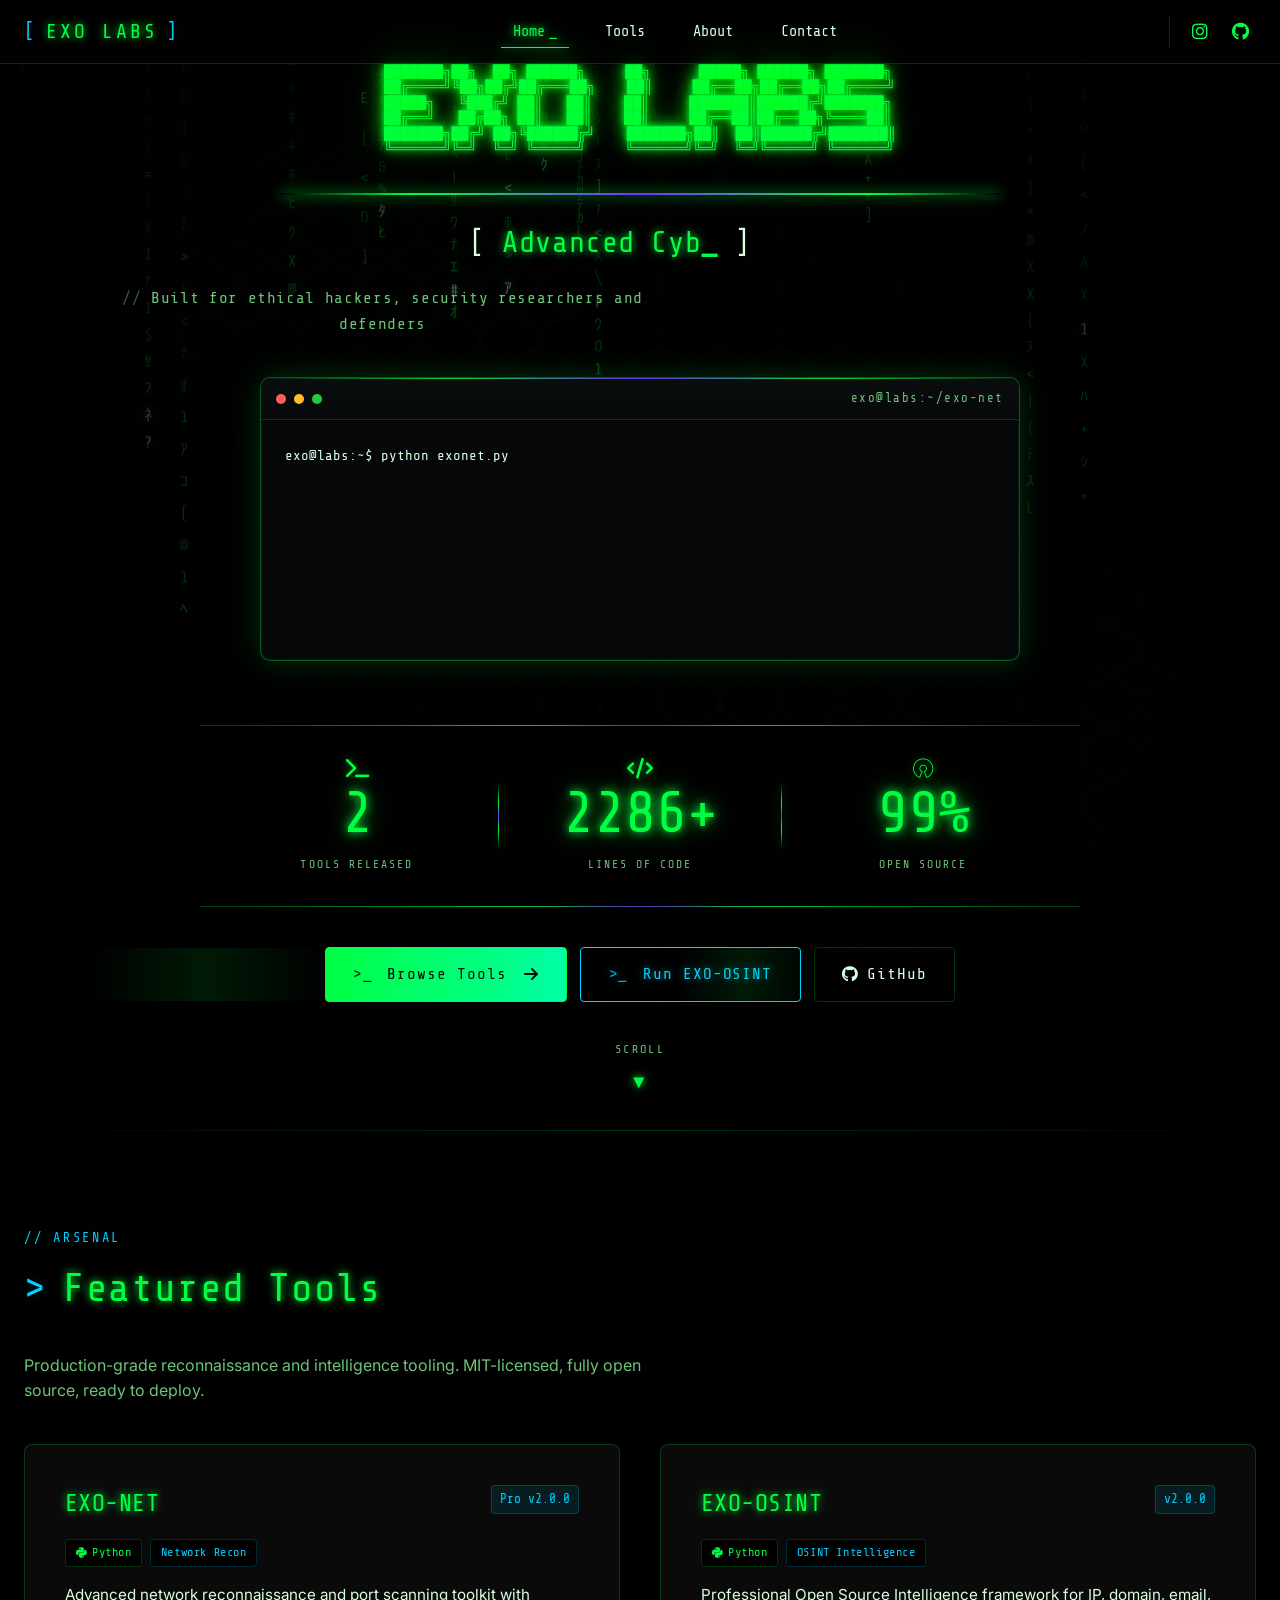
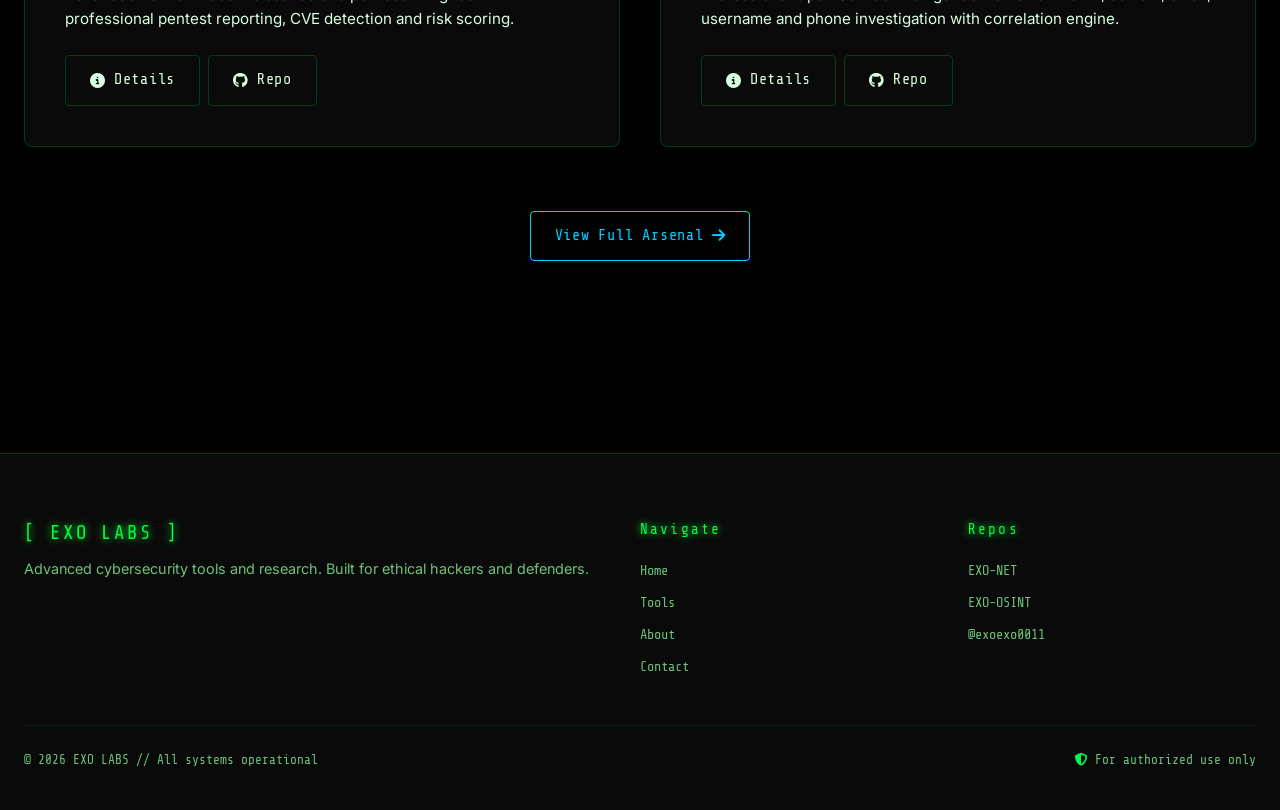
<file: index.html>
<!DOCTYPE html>
<html lang="en">
<head>
  <meta charset="UTF-8" />
  <meta name="viewport" content="width=device-width, initial-scale=1.0" />
  <meta name="description" content="EXO LABS — Advanced cybersecurity tools and research. Open-source pentest, recon and OSINT tooling for ethical hackers and defenders." />
  <meta name="theme-color" content="#000000" />
  <meta name="author" content="EXO LABS" />

  <!-- Open Graph -->
  <meta property="og:title" content="EXO LABS // Advanced Cybersecurity Tools" />
  <meta property="og:description" content="Professional open-source security tools for ethical hackers, researchers and defenders." />
  <meta property="og:type" content="website" />

  <title>EXO LABS // Advanced Cybersecurity Tools &amp; Research</title>

  <!-- Fonts -->
  <link rel="preconnect" href="https://fonts.googleapis.com" />
  <link rel="preconnect" href="https://fonts.gstatic.com" crossorigin />
  <link href="https://fonts.googleapis.com/css2?family=Share+Tech+Mono&family=Inter:wght@400;500;600&display=swap" rel="stylesheet" />

  <!-- Font Awesome -->
  <link rel="stylesheet" href="https://cdnjs.cloudflare.com/ajax/libs/font-awesome/6.5.1/css/all.min.css" />

  <!-- Stylesheets -->
  <link rel="stylesheet" href="css/style.css" />
  <link rel="stylesheet" href="css/animations.css" />
  <link rel="stylesheet" href="css/responsive.css" />

  <link rel="icon" href="data:image/svg+xml,%3Csvg xmlns='http://www.w3.org/2000/svg' viewBox='0 0 100 100'%3E%3Ctext y='.9em' font-size='90' fill='%2300ff41'%3E%E2%96%A0%3C/text%3E%3C/svg%3E" />
</head>
<body data-page="home">

  <!-- Scroll progress -->
  <div class="scroll-progress" id="scroll-progress"></div>

  <!-- Navigation -->
  <nav class="nav" id="nav" aria-label="Primary">
    <div class="nav-container">
      <a href="index.html" class="nav-logo" aria-label="EXO LABS home">
        <span class="bracket">[</span>EXO LABS<span class="bracket">]</span>
      </a>
      <ul class="nav-links" id="nav-links" role="menubar">
        <li role="none"><a href="index.html" class="nav-link active" role="menuitem">Home</a></li>
        <li role="none"><a href="tools.html" class="nav-link" role="menuitem">Tools</a></li>
        <li role="none"><a href="about.html" class="nav-link" role="menuitem">About</a></li>
        <li role="none"><a href="contact.html" class="nav-link" role="menuitem">Contact</a></li>
      </ul>
      <div class="nav-end">
        <div class="nav-socials">
          <a href="https://www.instagram.com/akash._.exx" target="_blank" rel="noopener noreferrer" class="nav-social" aria-label="Instagram @akash._.exx">
            <i class="fa-brands fa-instagram" aria-hidden="true"></i>
          </a>
          <a href="https://github.com/exoexo0011" target="_blank" rel="noopener noreferrer" class="nav-social" aria-label="GitHub @exoexo0011">
            <i class="fa-brands fa-github" aria-hidden="true"></i>
          </a>
        </div>
        <button class="nav-toggle" id="nav-toggle" aria-label="Toggle navigation menu" aria-expanded="false" aria-controls="nav-links">
          <span></span><span></span><span></span>
        </button>
      </div>
    </div>
  </nav>

  <main>
    <!-- HERO -->
    <section class="hero" aria-labelledby="hero-heading">
      <canvas id="matrix-canvas" aria-hidden="true"></canvas>
      <div class="hero-hex" aria-hidden="true"></div>
      <div class="hero-overlay" aria-hidden="true"></div>
      <div class="hero-scanline" aria-hidden="true"></div>

      <div class="hero-content">
        <h1 class="sr-only" id="hero-heading">EXO LABS — Advanced Cybersecurity Tools and Research</h1>

        <pre class="ascii-logo slide-up" aria-hidden="true">
███████╗██╗  ██╗ ██████╗     ██╗      █████╗ ██████╗ ███████╗
██╔════╝╚██╗██╔╝██╔═══██╗    ██║     ██╔══██╗██╔══██╗██╔════╝
█████╗   ╚███╔╝ ██║   ██║    ██║     ███████║██████╔╝███████╗
██╔══╝   ██╔██╗ ██║   ██║    ██║     ██╔══██║██╔══██╗╚════██║
███████╗██╔╝ ██╗╚██████╔╝    ███████╗██║  ██║██████╔╝███████║
╚══════╝╚═╝  ╚═╝ ╚═════╝     ╚══════╝╚═╝  ╚═╝╚═════╝ ╚══════╝</pre>

        <h2 class="ascii-logo-fallback" aria-hidden="true">EXO LABS</h2>

        <div class="logo-underline" aria-hidden="true"></div>

        <p class="hero-tagline slide-up delay-2">
          [&nbsp;<span class="typed-text" data-typed data-text="Advanced Cybersecurity Tools &amp; Research"></span><span class="cursor">_</span>&nbsp;]
        </p>

        <p class="hero-subtagline slide-up delay-3">
          <span class="comment">//</span> Built for ethical hackers, security researchers and defenders
        </p>

        <div class="hero-terminal slide-up delay-4" aria-label="EXO-NET live scan demonstration">
          <div class="hero-terminal-header">
            <span class="terminal-dot red" aria-hidden="true"></span>
            <span class="terminal-dot yellow" aria-hidden="true"></span>
            <span class="terminal-dot green" aria-hidden="true"></span>
            <span class="hero-terminal-title">exo@labs:~/exo-net</span>
          </div>
          <pre class="hero-terminal-body" id="hero-terminal-body" aria-live="polite"></pre>
        </div>

        <div class="stats-bar slide-up delay-5" role="list" aria-label="EXO LABS at a glance">
          <div class="stat-item" role="listitem">
            <i class="fa-solid fa-terminal" aria-hidden="true"></i>
            <span class="stat-value" data-counter data-target="2">0</span>
            <span class="stat-label">Tools Released</span>
          </div>
          <span class="stat-divider" aria-hidden="true"></span>
          <div class="stat-item" role="listitem">
            <i class="fa-solid fa-code" aria-hidden="true"></i>
            <span class="stat-value" data-counter data-target="2300" data-suffix="+">0</span>
            <span class="stat-label">Lines of Code</span>
          </div>
          <span class="stat-divider" aria-hidden="true"></span>
          <div class="stat-item" role="listitem">
            <i class="fa-brands fa-osi" aria-hidden="true"></i>
            <span class="stat-value" data-counter data-target="100" data-suffix="%">0</span>
            <span class="stat-label">Open Source</span>
          </div>
        </div>

        <div class="cta-row slide-up delay-6">
          <a href="tools.html" class="btn btn-primary btn-cta btn-cta-primary btn-pulse-green">
            <span class="btn-prefix" aria-hidden="true">&gt;_</span> Browse Tools
            <i class="fa-solid fa-arrow-right cta-arrow" aria-hidden="true"></i>
          </a>
          <a href="https://github.com/exoexo0011/EXO-OSINT" target="_blank" rel="noopener noreferrer" class="btn btn-cta btn-cyan btn-pulse-cyan">
            <span class="btn-prefix" aria-hidden="true">&gt;_</span> Run EXO-OSINT
          </a>
          <a href="https://github.com/exoexo0011" target="_blank" rel="noopener noreferrer" class="btn btn-ghost btn-cta btn-pulse-ghost">
            <i class="fa-brands fa-github" aria-hidden="true"></i> GitHub
          </a>
        </div>
      </div>

      <a href="#featured" class="scroll-indicator" aria-label="Scroll to featured tools">
        Scroll
        <span class="scroll-indicator-arrow" aria-hidden="true">▼</span>
      </a>
    </section>

    <div class="section-divider"></div>

    <!-- FEATURED TOOLS -->
    <section class="featured-tools" id="featured" aria-labelledby="featured-heading">
      <div class="container">
        <span class="section-eyebrow reveal">// Arsenal</span>
        <h2 class="section-title reveal" id="featured-heading">Featured Tools</h2>
        <p class="reveal" style="color:var(--text-muted); margin-bottom: var(--space-lg);">
          Production-grade reconnaissance and intelligence tooling. MIT-licensed, fully open source, ready to deploy.
        </p>

        <div class="featured-grid">
          <article class="featured-card reveal delay-1">
            <div class="featured-card-header">
              <h3 class="featured-card-title">EXO-NET</h3>
              <span class="featured-card-version">Pro v2.0.0</span>
            </div>
            <div class="tool-badges" style="margin-bottom: var(--space-sm);">
              <span class="badge badge-primary"><i class="fa-brands fa-python" aria-hidden="true"></i> Python</span>
              <span class="badge badge-secondary">Network Recon</span>
            </div>
            <p class="featured-card-desc">
              Advanced network reconnaissance and port scanning toolkit with professional pentest reporting, CVE detection and risk scoring.
            </p>
            <div style="display:flex; gap:0.5rem; flex-wrap:wrap;">
              <a class="btn btn-ghost" href="tools.html#exo-net">
                <i class="fa-solid fa-circle-info" aria-hidden="true"></i> Details
              </a>
              <a class="btn btn-ghost" href="https://github.com/exoexo0011/EXO-NET" target="_blank" rel="noopener noreferrer">
                <i class="fa-brands fa-github" aria-hidden="true"></i> Repo
              </a>
            </div>
          </article>

          <article class="featured-card reveal delay-2">
            <div class="featured-card-header">
              <h3 class="featured-card-title">EXO-OSINT</h3>
              <span class="featured-card-version">v2.0.0</span>
            </div>
            <div class="tool-badges" style="margin-bottom: var(--space-sm);">
              <span class="badge badge-primary"><i class="fa-brands fa-python" aria-hidden="true"></i> Python</span>
              <span class="badge badge-secondary">OSINT Intelligence</span>
            </div>
            <p class="featured-card-desc">
              Professional Open Source Intelligence framework for IP, domain, email, username and phone investigation with correlation engine.
            </p>
            <div style="display:flex; gap:0.5rem; flex-wrap:wrap;">
              <a class="btn btn-ghost" href="tools.html#exo-osint">
                <i class="fa-solid fa-circle-info" aria-hidden="true"></i> Details
              </a>
              <a class="btn btn-ghost" href="https://github.com/exoexo0011/EXO-OSINT" target="_blank" rel="noopener noreferrer">
                <i class="fa-brands fa-github" aria-hidden="true"></i> Repo
              </a>
            </div>
          </article>
        </div>

        <div class="reveal" style="text-align:center; margin-top: var(--space-xl);">
          <a href="tools.html" class="btn btn-secondary">
            View Full Arsenal <i class="fa-solid fa-arrow-right" aria-hidden="true"></i>
          </a>
        </div>
      </div>
    </section>
  </main>

  <!-- Footer -->
  <footer class="footer">
    <div class="container">
      <div class="footer-grid">
        <div>
          <div class="footer-brand">[ EXO LABS ]</div>
          <p style="color: var(--text-muted); font-size: 0.9rem; margin-bottom: 0.5rem;">
            Advanced cybersecurity tools and research. Built for ethical hackers and defenders.
          </p>
        </div>
        <div>
          <h4>Navigate</h4>
          <ul>
            <li><a href="index.html">Home</a></li>
            <li><a href="tools.html">Tools</a></li>
            <li><a href="about.html">About</a></li>
            <li><a href="contact.html">Contact</a></li>
          </ul>
        </div>
        <div>
          <h4>Repos</h4>
          <ul>
            <li><a href="https://github.com/exoexo0011/EXO-NET" target="_blank" rel="noopener noreferrer">EXO-NET</a></li>
            <li><a href="https://github.com/exoexo0011/EXO-OSINT" target="_blank" rel="noopener noreferrer">EXO-OSINT</a></li>
            <li><a href="https://github.com/exoexo0011" target="_blank" rel="noopener noreferrer">@exoexo0011</a></li>
          </ul>
        </div>
      </div>
      <div class="footer-bottom">
        <span>&copy; <span id="year">2026</span> EXO LABS // All systems operational</span>
        <span><i class="fa-solid fa-shield-halved" aria-hidden="true" style="color: var(--primary);"></i> For authorized use only</span>
      </div>
    </div>
  </footer>

  <!-- Back to top -->
  <button class="back-to-top" id="back-to-top" aria-label="Back to top" title="Back to top">
    <i class="fa-solid fa-chevron-up" aria-hidden="true"></i>
  </button>

  <!-- Scripts -->
  <script src="js/matrix.js" defer></script>
  <script src="js/typing.js" defer></script>
  <script src="js/animations.js" defer></script>
  <script src="js/main.js" defer></script>
</body>
</html>
</file>
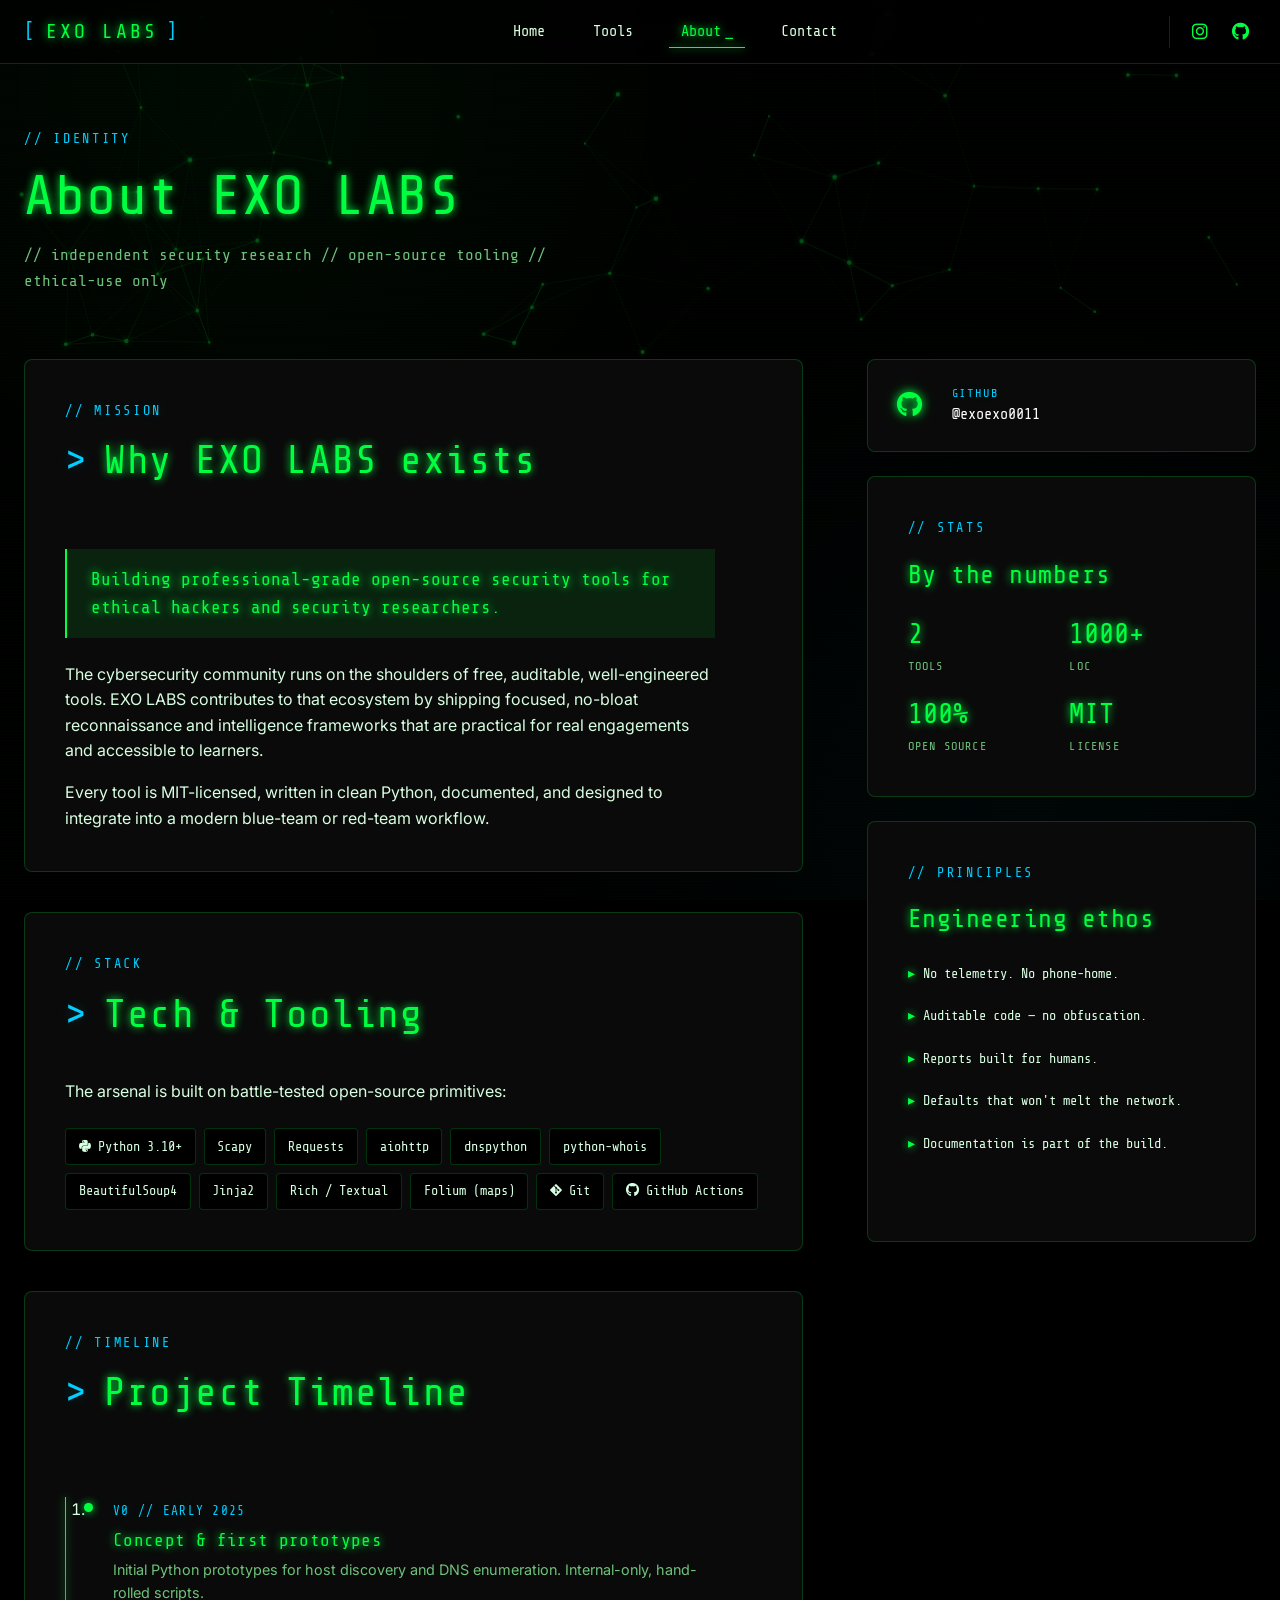
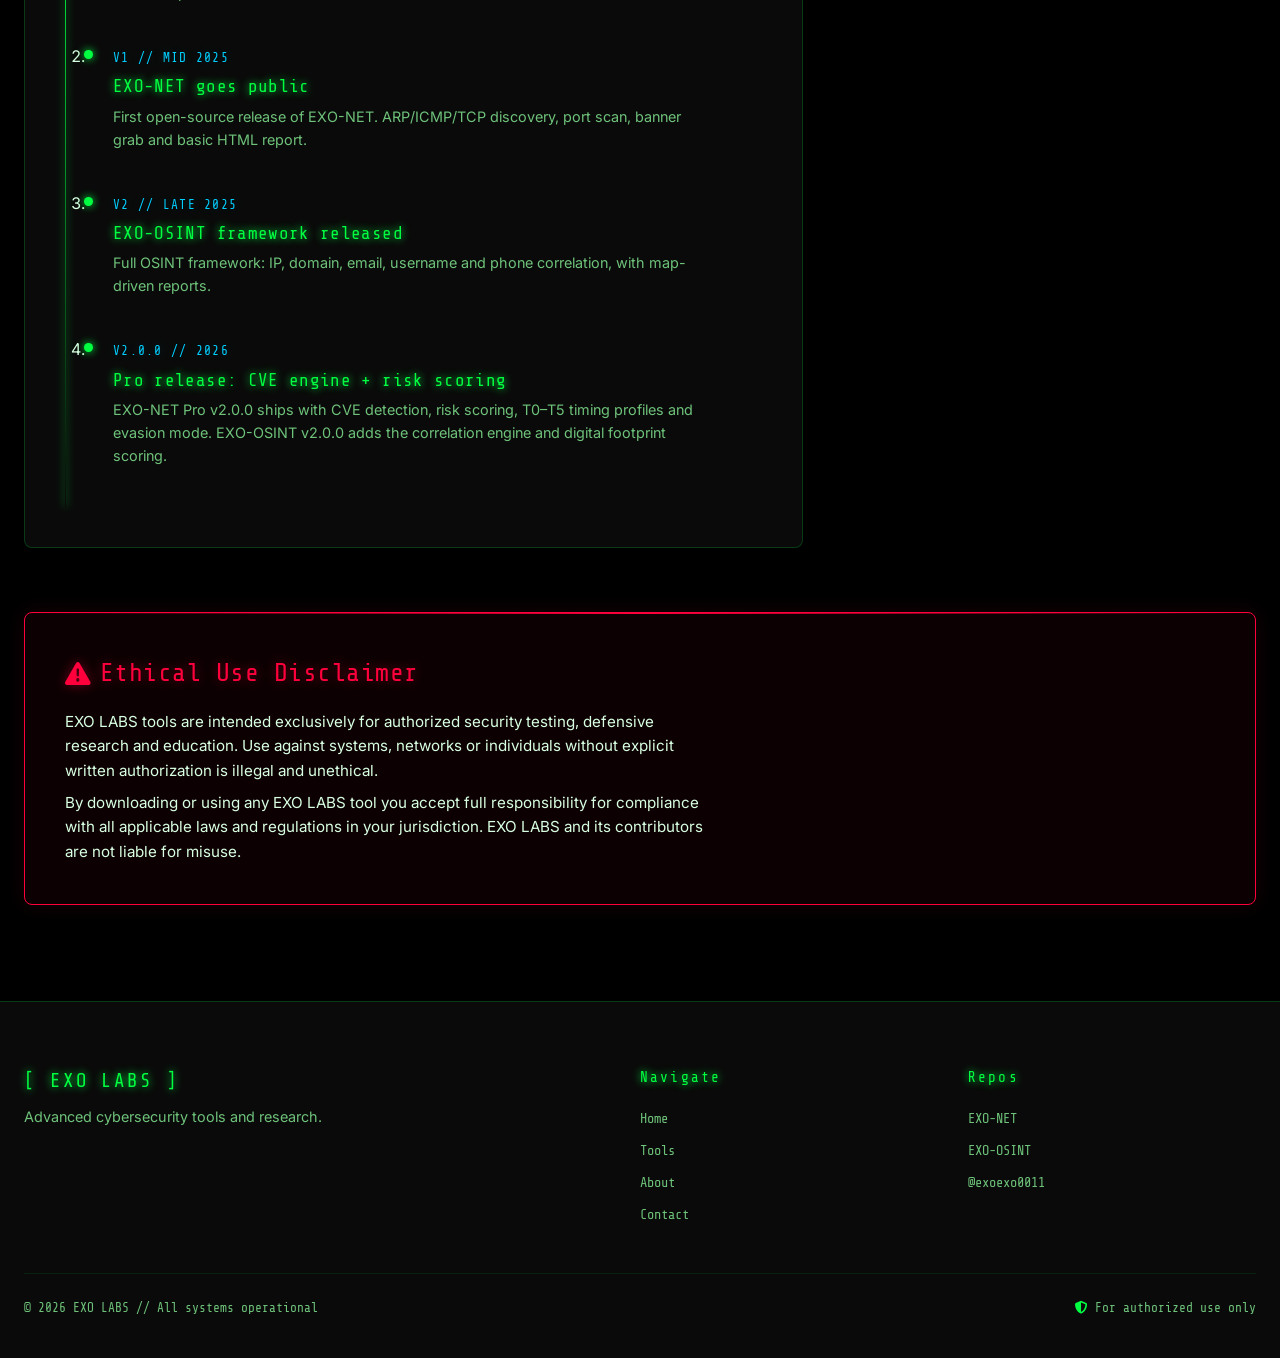
<file: about.html>
<!DOCTYPE html>
<html lang="en">
<head>
  <meta charset="UTF-8" />
  <meta name="viewport" content="width=device-width, initial-scale=1.0" />
  <meta name="description" content="About EXO LABS — Mission, tech stack, project timeline and ethical-use policy." />
  <meta name="theme-color" content="#000000" />

  <title>About // EXO LABS</title>

  <link rel="preconnect" href="https://fonts.googleapis.com" />
  <link rel="preconnect" href="https://fonts.gstatic.com" crossorigin />
  <link href="https://fonts.googleapis.com/css2?family=Share+Tech+Mono&family=Inter:wght@400;500;600&display=swap" rel="stylesheet" />
  <link rel="stylesheet" href="https://cdnjs.cloudflare.com/ajax/libs/font-awesome/6.5.1/css/all.min.css" />

  <link rel="stylesheet" href="css/style.css" />
  <link rel="stylesheet" href="css/animations.css" />
  <link rel="stylesheet" href="css/responsive.css" />

  <link rel="icon" href="data:image/svg+xml,%3Csvg xmlns='http://www.w3.org/2000/svg' viewBox='0 0 100 100'%3E%3Ctext y='.9em' font-size='90' fill='%2300ff41'%3E%E2%96%A0%3C/text%3E%3C/svg%3E" />

  <style>
    .about-hero {
      position: relative;
      padding: calc(var(--nav-height) + var(--space-xl)) 0 var(--space-xl);
      overflow: hidden;
    }
  </style>
</head>
<body data-page="about">

  <div class="scroll-progress" id="scroll-progress"></div>

  <nav class="nav" id="nav" aria-label="Primary">
    <div class="nav-container">
      <a href="index.html" class="nav-logo" aria-label="EXO LABS home">
        <span class="bracket">[</span>EXO LABS<span class="bracket">]</span>
      </a>
      <ul class="nav-links" id="nav-links" role="menubar">
        <li role="none"><a href="index.html" class="nav-link" role="menuitem">Home</a></li>
        <li role="none"><a href="tools.html" class="nav-link" role="menuitem">Tools</a></li>
        <li role="none"><a href="about.html" class="nav-link active" role="menuitem">About</a></li>
        <li role="none"><a href="contact.html" class="nav-link" role="menuitem">Contact</a></li>
      </ul>
      <div class="nav-end">
        <div class="nav-socials">
          <a href="https://www.instagram.com/akash._.exx" target="_blank" rel="noopener noreferrer" class="nav-social" aria-label="Instagram @akash._.exx">
            <i class="fa-brands fa-instagram" aria-hidden="true"></i>
          </a>
          <a href="https://github.com/exoexo0011" target="_blank" rel="noopener noreferrer" class="nav-social" aria-label="GitHub @exoexo0011">
            <i class="fa-brands fa-github" aria-hidden="true"></i>
          </a>
        </div>
        <button class="nav-toggle" id="nav-toggle" aria-label="Toggle navigation menu" aria-expanded="false" aria-controls="nav-links">
          <span></span><span></span><span></span>
        </button>
      </div>
    </div>
  </nav>

  <main>
    <section class="about-hero">
      <canvas id="particle-canvas" aria-hidden="true"></canvas>
      <div class="container" style="position:relative; z-index: 3;">
        <span class="section-eyebrow reveal">// Identity</span>
        <h1 class="reveal">About EXO LABS</h1>
        <p class="reveal" style="color: var(--text-muted); font-family: var(--font-mono); margin-top: var(--space-sm);">
          // independent security research // open-source tooling // ethical-use only
        </p>
      </div>
    </section>

    <section class="container">
      <div class="about-grid">
        <div>
          <article class="about-card reveal">
            <span class="section-eyebrow">// Mission</span>
            <h2 class="section-title">Why EXO LABS exists</h2>
            <p class="mission-statement">
              Building professional-grade open-source security tools for ethical hackers and security researchers.
            </p>
            <p style="margin-top: var(--space-md);">
              The cybersecurity community runs on the shoulders of free, auditable, well-engineered tools. EXO LABS
              contributes to that ecosystem by shipping focused, no-bloat reconnaissance and intelligence frameworks
              that are practical for real engagements and accessible to learners.
            </p>
            <p style="margin-top: var(--space-sm);">
              Every tool is MIT-licensed, written in clean Python, documented, and designed to integrate into a
              modern blue-team or red-team workflow.
            </p>
          </article>

          <article class="about-card reveal delay-1" style="margin-top: var(--space-lg);">
            <span class="section-eyebrow">// Stack</span>
            <h2 class="section-title">Tech &amp; Tooling</h2>
            <p>The arsenal is built on battle-tested open-source primitives:</p>
            <div class="tech-stack">
              <span class="tech-pill"><i class="fa-brands fa-python" aria-hidden="true"></i> Python 3.10+</span>
              <span class="tech-pill">Scapy</span>
              <span class="tech-pill">Requests</span>
              <span class="tech-pill">aiohttp</span>
              <span class="tech-pill">dnspython</span>
              <span class="tech-pill">python-whois</span>
              <span class="tech-pill">BeautifulSoup4</span>
              <span class="tech-pill">Jinja2</span>
              <span class="tech-pill">Rich / Textual</span>
              <span class="tech-pill">Folium (maps)</span>
              <span class="tech-pill"><i class="fa-brands fa-git-alt" aria-hidden="true"></i> Git</span>
              <span class="tech-pill"><i class="fa-brands fa-github" aria-hidden="true"></i> GitHub Actions</span>
            </div>
          </article>

          <article class="about-card reveal delay-2" style="margin-top: var(--space-lg);">
            <span class="section-eyebrow">// Timeline</span>
            <h2 class="section-title">Project Timeline</h2>
            <ol class="timeline">
              <li class="timeline-item">
                <span class="timeline-date">v0 // Early 2025</span>
                <h3 class="timeline-title">Concept &amp; first prototypes</h3>
                <p class="timeline-desc">
                  Initial Python prototypes for host discovery and DNS enumeration. Internal-only, hand-rolled scripts.
                </p>
              </li>
              <li class="timeline-item">
                <span class="timeline-date">v1 // Mid 2025</span>
                <h3 class="timeline-title">EXO-NET goes public</h3>
                <p class="timeline-desc">
                  First open-source release of EXO-NET. ARP/ICMP/TCP discovery, port scan, banner grab and basic HTML report.
                </p>
              </li>
              <li class="timeline-item">
                <span class="timeline-date">v2 // Late 2025</span>
                <h3 class="timeline-title">EXO-OSINT framework released</h3>
                <p class="timeline-desc">
                  Full OSINT framework: IP, domain, email, username and phone correlation, with map-driven reports.
                </p>
              </li>
              <li class="timeline-item">
                <span class="timeline-date">v2.0.0 // 2026</span>
                <h3 class="timeline-title">Pro release: CVE engine + risk scoring</h3>
                <p class="timeline-desc">
                  EXO-NET Pro v2.0.0 ships with CVE detection, risk scoring, T0–T5 timing profiles and evasion mode.
                  EXO-OSINT v2.0.0 adds the correlation engine and digital footprint scoring.
                </p>
              </li>
            </ol>
          </article>
        </div>

        <aside style="display:flex; flex-direction:column; gap: var(--space-md);">
          <a class="contact-link-card reveal" href="https://github.com/exoexo0011" target="_blank" rel="noopener noreferrer">
            <i class="fa-brands fa-github" aria-hidden="true"></i>
            <div>
              <div class="label">GitHub</div>
              <div class="value">@exoexo0011</div>
            </div>
          </a>

          <div class="about-card reveal delay-1">
            <span class="section-eyebrow">// Stats</span>
            <h3 style="margin-top: 0.5rem;">By the numbers</h3>
            <div style="display:grid; grid-template-columns: 1fr 1fr; gap: var(--space-sm); margin-top: var(--space-sm);">
              <div>
                <div style="font-family: var(--font-mono); font-size: 1.75rem; color: var(--primary); text-shadow: var(--glow-sm);">2</div>
                <div style="font-family: var(--font-mono); font-size: 0.75rem; color: var(--text-muted); letter-spacing: 0.1em; text-transform: uppercase;">Tools</div>
              </div>
              <div>
                <div style="font-family: var(--font-mono); font-size: 1.75rem; color: var(--primary); text-shadow: var(--glow-sm);">1000+</div>
                <div style="font-family: var(--font-mono); font-size: 0.75rem; color: var(--text-muted); letter-spacing: 0.1em; text-transform: uppercase;">LOC</div>
              </div>
              <div>
                <div style="font-family: var(--font-mono); font-size: 1.75rem; color: var(--primary); text-shadow: var(--glow-sm);">100%</div>
                <div style="font-family: var(--font-mono); font-size: 0.75rem; color: var(--text-muted); letter-spacing: 0.1em; text-transform: uppercase;">Open Source</div>
              </div>
              <div>
                <div style="font-family: var(--font-mono); font-size: 1.75rem; color: var(--primary); text-shadow: var(--glow-sm);">MIT</div>
                <div style="font-family: var(--font-mono); font-size: 0.75rem; color: var(--text-muted); letter-spacing: 0.1em; text-transform: uppercase;">License</div>
              </div>
            </div>
          </div>

          <div class="about-card reveal delay-2">
            <span class="section-eyebrow">// Principles</span>
            <h3 style="margin-top: 0.5rem;">Engineering ethos</h3>
            <ul class="tool-features" style="grid-template-columns: 1fr; margin-top: var(--space-sm);">
              <li>No telemetry. No phone-home.</li>
              <li>Auditable code &mdash; no obfuscation.</li>
              <li>Reports built for humans.</li>
              <li>Defaults that won't melt the network.</li>
              <li>Documentation is part of the build.</li>
            </ul>
          </div>
        </aside>
      </div>

      <div class="disclaimer reveal" style="margin-top: var(--space-xl); margin-bottom: var(--space-2xl);">
        <h3 class="disclaimer-title"><i class="fa-solid fa-triangle-exclamation" aria-hidden="true"></i> Ethical Use Disclaimer</h3>
        <p>
          EXO LABS tools are intended exclusively for authorized security testing, defensive research and education.
          Use against systems, networks or individuals without explicit written authorization is illegal and unethical.
        </p>
        <p>
          By downloading or using any EXO LABS tool you accept full responsibility for compliance with all applicable
          laws and regulations in your jurisdiction. EXO LABS and its contributors are not liable for misuse.
        </p>
      </div>
    </section>
  </main>

  <footer class="footer">
    <div class="container">
      <div class="footer-grid">
        <div>
          <div class="footer-brand">[ EXO LABS ]</div>
          <p style="color: var(--text-muted); font-size: 0.9rem;">Advanced cybersecurity tools and research.</p>
        </div>
        <div>
          <h4>Navigate</h4>
          <ul>
            <li><a href="index.html">Home</a></li>
            <li><a href="tools.html">Tools</a></li>
            <li><a href="about.html">About</a></li>
            <li><a href="contact.html">Contact</a></li>
          </ul>
        </div>
        <div>
          <h4>Repos</h4>
          <ul>
            <li><a href="https://github.com/exoexo0011/EXO-NET" target="_blank" rel="noopener noreferrer">EXO-NET</a></li>
            <li><a href="https://github.com/exoexo0011/EXO-OSINT" target="_blank" rel="noopener noreferrer">EXO-OSINT</a></li>
            <li><a href="https://github.com/exoexo0011" target="_blank" rel="noopener noreferrer">@exoexo0011</a></li>
          </ul>
        </div>
      </div>
      <div class="footer-bottom">
        <span>&copy; <span id="year">2026</span> EXO LABS // All systems operational</span>
        <span><i class="fa-solid fa-shield-halved" aria-hidden="true" style="color: var(--primary);"></i> For authorized use only</span>
      </div>
    </div>
  </footer>

  <button class="back-to-top" id="back-to-top" aria-label="Back to top" title="Back to top">
    <i class="fa-solid fa-chevron-up" aria-hidden="true"></i>
  </button>

  <script src="js/animations.js" defer></script>
  <script src="js/main.js" defer></script>
</body>
</html>
</file>
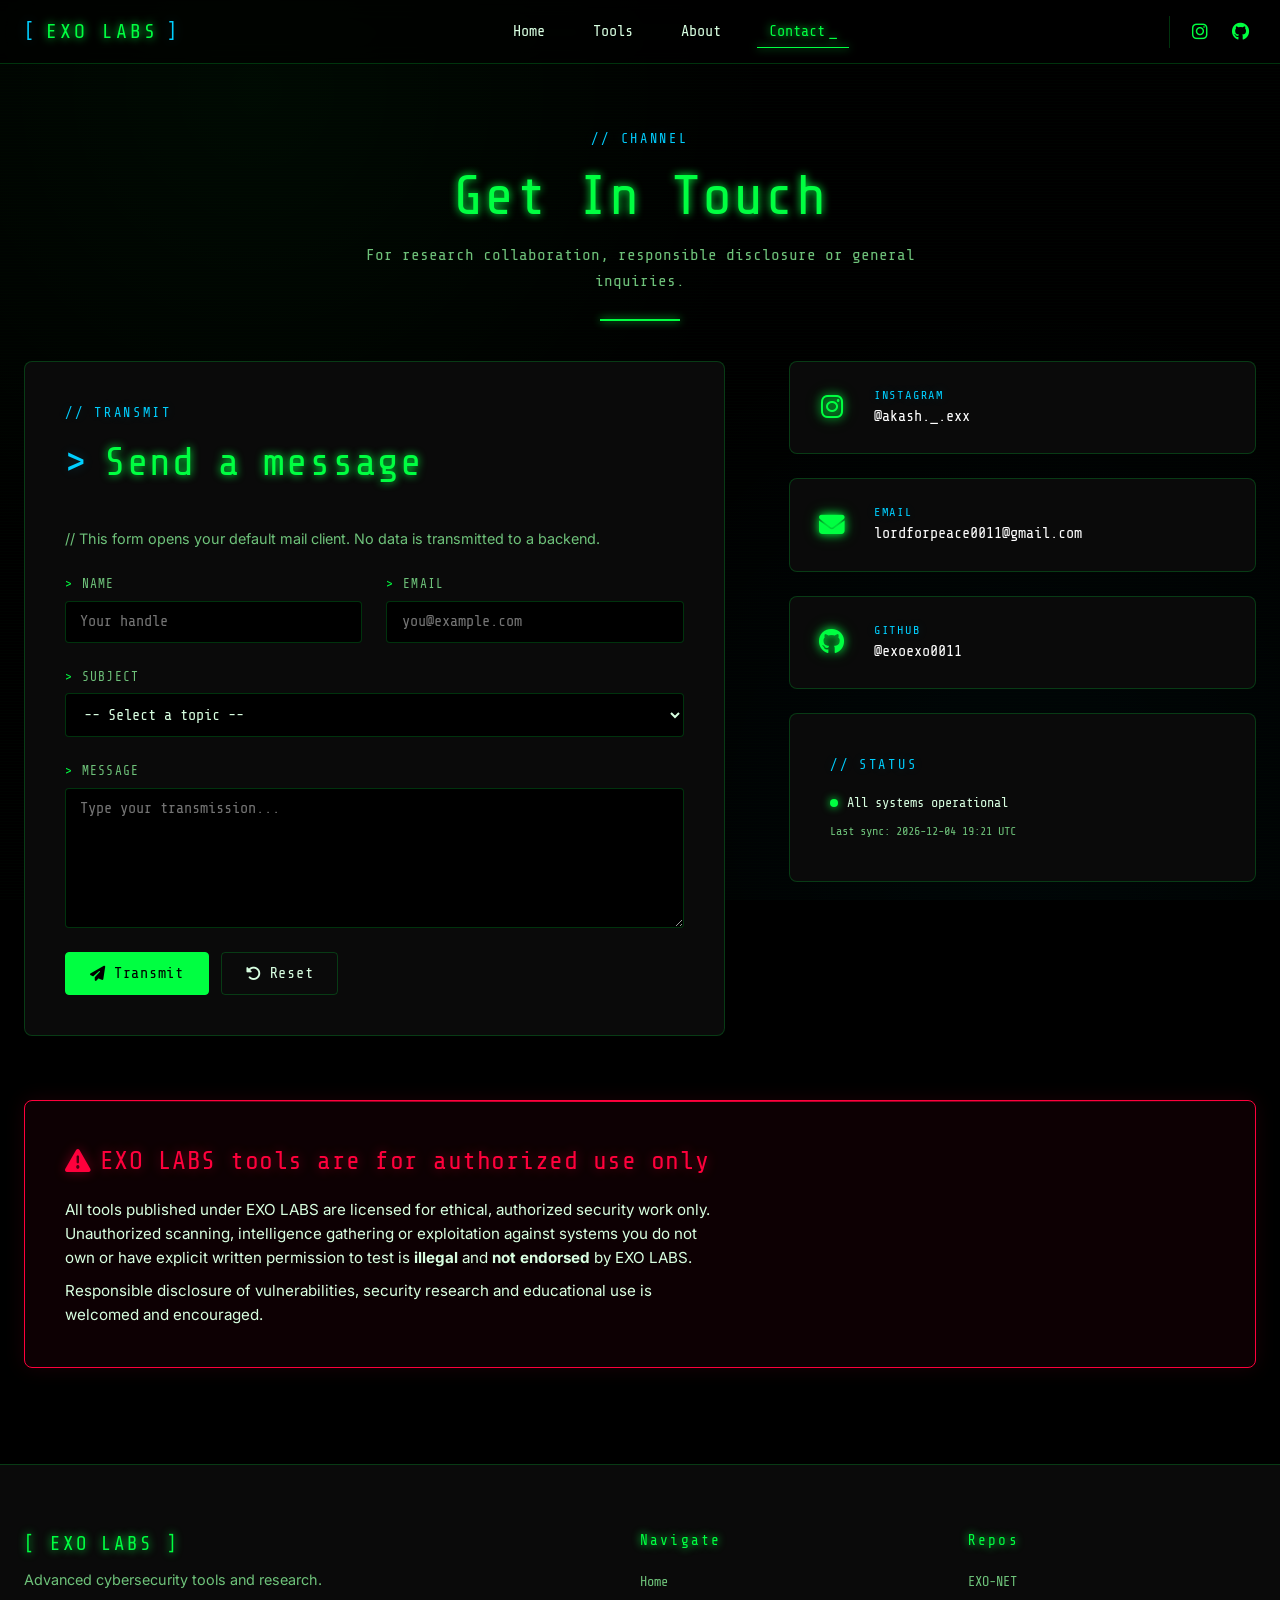
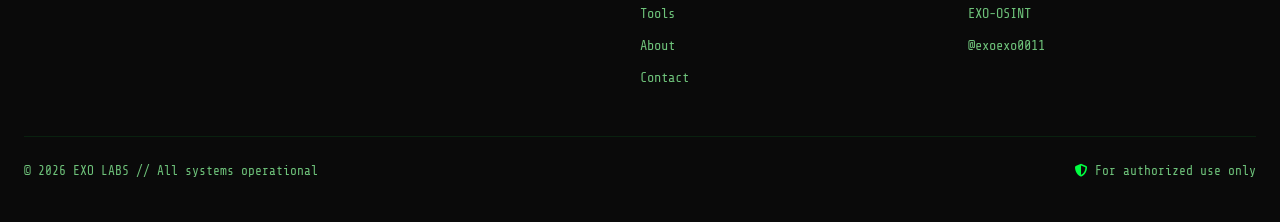
<file: contact.html>
<!DOCTYPE html>
<html lang="en">
<head>
  <meta charset="UTF-8" />
  <meta name="viewport" content="width=device-width, initial-scale=1.0" />
  <meta name="description" content="Contact EXO LABS — GitHub, email and ethical-use disclaimer." />
  <meta name="theme-color" content="#000000" />

  <title>Contact // EXO LABS</title>

  <link rel="preconnect" href="https://fonts.googleapis.com" />
  <link rel="preconnect" href="https://fonts.gstatic.com" crossorigin />
  <link href="https://fonts.googleapis.com/css2?family=Share+Tech+Mono&family=Inter:wght@400;500;600&display=swap" rel="stylesheet" />
  <link rel="stylesheet" href="https://cdnjs.cloudflare.com/ajax/libs/font-awesome/6.5.1/css/all.min.css" />

  <link rel="stylesheet" href="css/style.css" />
  <link rel="stylesheet" href="css/animations.css" />
  <link rel="stylesheet" href="css/responsive.css" />

  <link rel="icon" href="data:image/svg+xml,%3Csvg xmlns='http://www.w3.org/2000/svg' viewBox='0 0 100 100'%3E%3Ctext y='.9em' font-size='90' fill='%2300ff41'%3E%E2%96%A0%3C/text%3E%3C/svg%3E" />
</head>
<body data-page="contact">

  <div class="scroll-progress" id="scroll-progress"></div>

  <nav class="nav" id="nav" aria-label="Primary">
    <div class="nav-container">
      <a href="index.html" class="nav-logo" aria-label="EXO LABS home">
        <span class="bracket">[</span>EXO LABS<span class="bracket">]</span>
      </a>
      <ul class="nav-links" id="nav-links" role="menubar">
        <li role="none"><a href="index.html" class="nav-link" role="menuitem">Home</a></li>
        <li role="none"><a href="tools.html" class="nav-link" role="menuitem">Tools</a></li>
        <li role="none"><a href="about.html" class="nav-link" role="menuitem">About</a></li>
        <li role="none"><a href="contact.html" class="nav-link active" role="menuitem">Contact</a></li>
      </ul>
      <div class="nav-end">
        <div class="nav-socials">
          <a href="https://www.instagram.com/akash._.exx" target="_blank" rel="noopener noreferrer" class="nav-social" aria-label="Instagram @akash._.exx">
            <i class="fa-brands fa-instagram" aria-hidden="true"></i>
          </a>
          <a href="https://github.com/exoexo0011" target="_blank" rel="noopener noreferrer" class="nav-social" aria-label="GitHub @exoexo0011">
            <i class="fa-brands fa-github" aria-hidden="true"></i>
          </a>
        </div>
        <button class="nav-toggle" id="nav-toggle" aria-label="Toggle navigation menu" aria-expanded="false" aria-controls="nav-links">
          <span></span><span></span><span></span>
        </button>
      </div>
    </div>
  </nav>

  <main>
    <header class="page-header container">
      <span class="section-eyebrow">// Channel</span>
      <h1>Get In Touch</h1>
      <p>For research collaboration, responsible disclosure or general inquiries.</p>
    </header>

    <section class="container">
      <div class="contact-grid">

        <form class="contact-form reveal" id="contact-form" novalidate>
          <span class="section-eyebrow">// Transmit</span>
          <h2 class="section-title">Send a message</h2>
          <p style="color: var(--text-muted); font-size: 0.9rem; margin-bottom: var(--space-md);">
            // This form opens your default mail client. No data is transmitted to a backend.
          </p>

          <div class="form-row cols-2">
            <div class="form-field">
              <label for="contact-name">Name</label>
              <input type="text" id="contact-name" name="name" autocomplete="name" required placeholder="Your handle" />
            </div>
            <div class="form-field">
              <label for="contact-email">Email</label>
              <input type="email" id="contact-email" name="email" autocomplete="email" required placeholder="you@example.com" />
            </div>
          </div>

          <div class="form-row">
            <div class="form-field">
              <label for="contact-subject">Subject</label>
              <select id="contact-subject" name="subject" required>
                <option value="" disabled selected>-- Select a topic --</option>
                <option value="Collaboration">Collaboration</option>
                <option value="Bug report">Bug report</option>
                <option value="Responsible disclosure">Responsible disclosure</option>
                <option value="Feature request">Feature request</option>
                <option value="General inquiry">General inquiry</option>
              </select>
            </div>
          </div>

          <div class="form-row">
            <div class="form-field">
              <label for="contact-message">Message</label>
              <textarea id="contact-message" name="message" required placeholder="Type your transmission..."></textarea>
            </div>
          </div>

          <div style="display:flex; gap: 0.75rem; flex-wrap: wrap; align-items: center;">
            <button type="submit" class="btn btn-primary">
              <i class="fa-solid fa-paper-plane" aria-hidden="true"></i> Transmit
            </button>
            <button type="reset" class="btn btn-ghost">
              <i class="fa-solid fa-rotate-left" aria-hidden="true"></i> Reset
            </button>
            <span class="form-status" id="form-status" role="status" aria-live="polite"></span>
          </div>
        </form>

        <aside class="contact-info">
          <a class="contact-link-card reveal" href="https://www.instagram.com/akash._.exx" target="_blank" rel="noopener noreferrer" aria-label="Instagram @akash._.exx">
            <i class="fa-brands fa-instagram" aria-hidden="true"></i>
            <div>
              <div class="label">Instagram</div>
              <div class="value">@akash._.exx</div>
            </div>
          </a>

          <a class="contact-link-card reveal delay-1" href="mailto:lordforpeace0011@gmail.com" aria-label="Email lordforpeace0011@gmail.com">
            <i class="fa-solid fa-envelope" aria-hidden="true"></i>
            <div>
              <div class="label">Email</div>
              <div class="value">lordforpeace0011@gmail.com</div>
            </div>
          </a>

          <a class="contact-link-card reveal delay-2" href="https://github.com/exoexo0011" target="_blank" rel="noopener noreferrer" aria-label="GitHub @exoexo0011">
            <i class="fa-brands fa-github" aria-hidden="true"></i>
            <div>
              <div class="label">GitHub</div>
              <div class="value">@exoexo0011</div>
            </div>
          </a>

          <div class="about-card reveal delay-3">
            <span class="section-eyebrow">// Status</span>
            <div style="display:flex; align-items:center; gap: 0.6rem; margin-top: 0.5rem;">
              <span style="width: 8px; height: 8px; border-radius: 50%; background: var(--primary); box-shadow: var(--glow-sm); animation: blink 2s ease-in-out infinite;"></span>
              <span style="font-family: var(--font-mono); font-size: 0.85rem;">All systems operational</span>
            </div>
            <div style="font-family: var(--font-mono); font-size: 0.75rem; color: var(--text-muted); margin-top: 0.5rem;">
              Last sync: <span id="last-sync">--</span>
            </div>
          </div>
        </aside>
      </div>

      <div class="disclaimer reveal" style="margin-top: var(--space-xl); margin-bottom: var(--space-2xl);">
        <h3 class="disclaimer-title"><i class="fa-solid fa-triangle-exclamation" aria-hidden="true"></i> EXO LABS tools are for authorized use only</h3>
        <p>
          All tools published under EXO LABS are licensed for ethical, authorized security work only. Unauthorized
          scanning, intelligence gathering or exploitation against systems you do not own or have explicit written
          permission to test is <strong>illegal</strong> and <strong>not endorsed</strong> by EXO LABS.
        </p>
        <p>
          Responsible disclosure of vulnerabilities, security research and educational use is welcomed and encouraged.
        </p>
      </div>
    </section>
  </main>

  <footer class="footer">
    <div class="container">
      <div class="footer-grid">
        <div>
          <div class="footer-brand">[ EXO LABS ]</div>
          <p style="color: var(--text-muted); font-size: 0.9rem;">Advanced cybersecurity tools and research.</p>
        </div>
        <div>
          <h4>Navigate</h4>
          <ul>
            <li><a href="index.html">Home</a></li>
            <li><a href="tools.html">Tools</a></li>
            <li><a href="about.html">About</a></li>
            <li><a href="contact.html">Contact</a></li>
          </ul>
        </div>
        <div>
          <h4>Repos</h4>
          <ul>
            <li><a href="https://github.com/exoexo0011/EXO-NET" target="_blank" rel="noopener noreferrer">EXO-NET</a></li>
            <li><a href="https://github.com/exoexo0011/EXO-OSINT" target="_blank" rel="noopener noreferrer">EXO-OSINT</a></li>
            <li><a href="https://github.com/exoexo0011" target="_blank" rel="noopener noreferrer">@exoexo0011</a></li>
          </ul>
        </div>
      </div>
      <div class="footer-bottom">
        <span>&copy; <span id="year">2026</span> EXO LABS // All systems operational</span>
        <span><i class="fa-solid fa-shield-halved" aria-hidden="true" style="color: var(--primary);"></i> For authorized use only</span>
      </div>
    </div>
  </footer>

  <button class="back-to-top" id="back-to-top" aria-label="Back to top" title="Back to top">
    <i class="fa-solid fa-chevron-up" aria-hidden="true"></i>
  </button>

  <script src="js/animations.js" defer></script>
  <script src="js/main.js" defer></script>
</body>
</html>
</file>
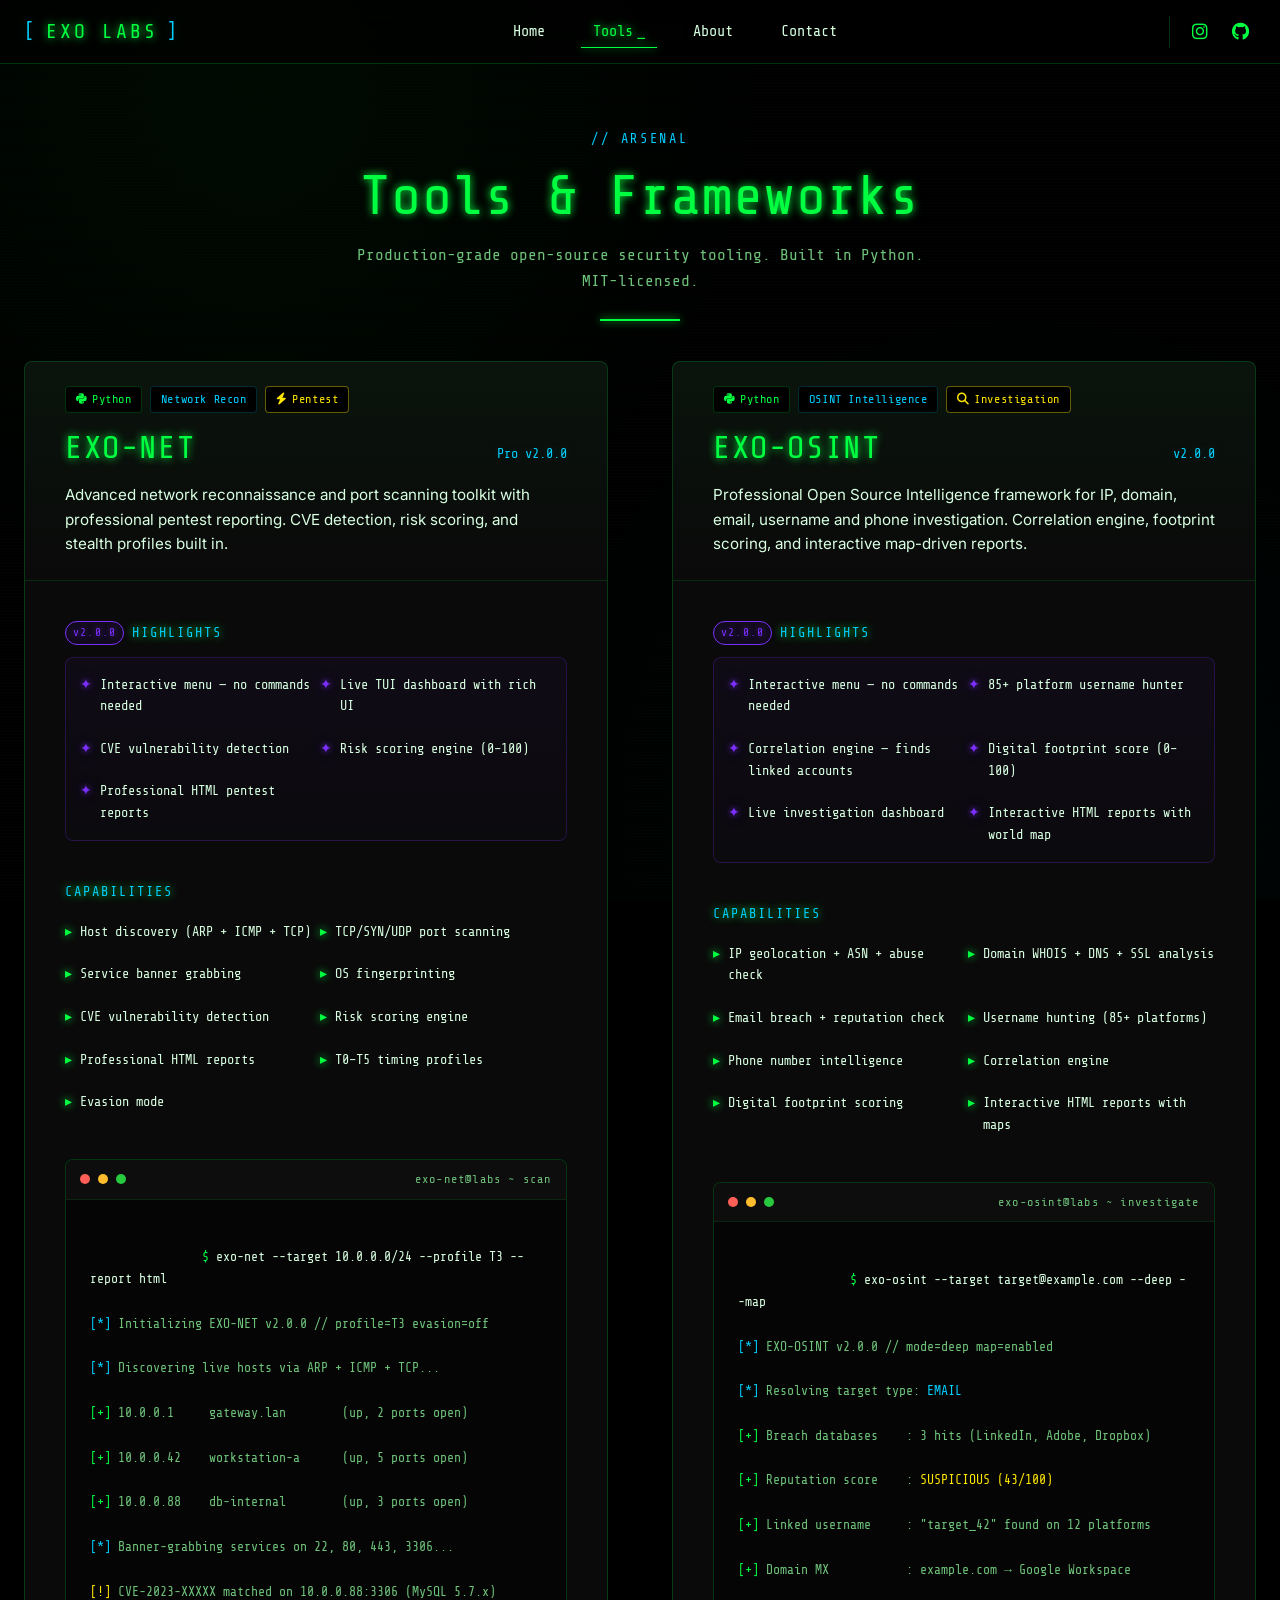
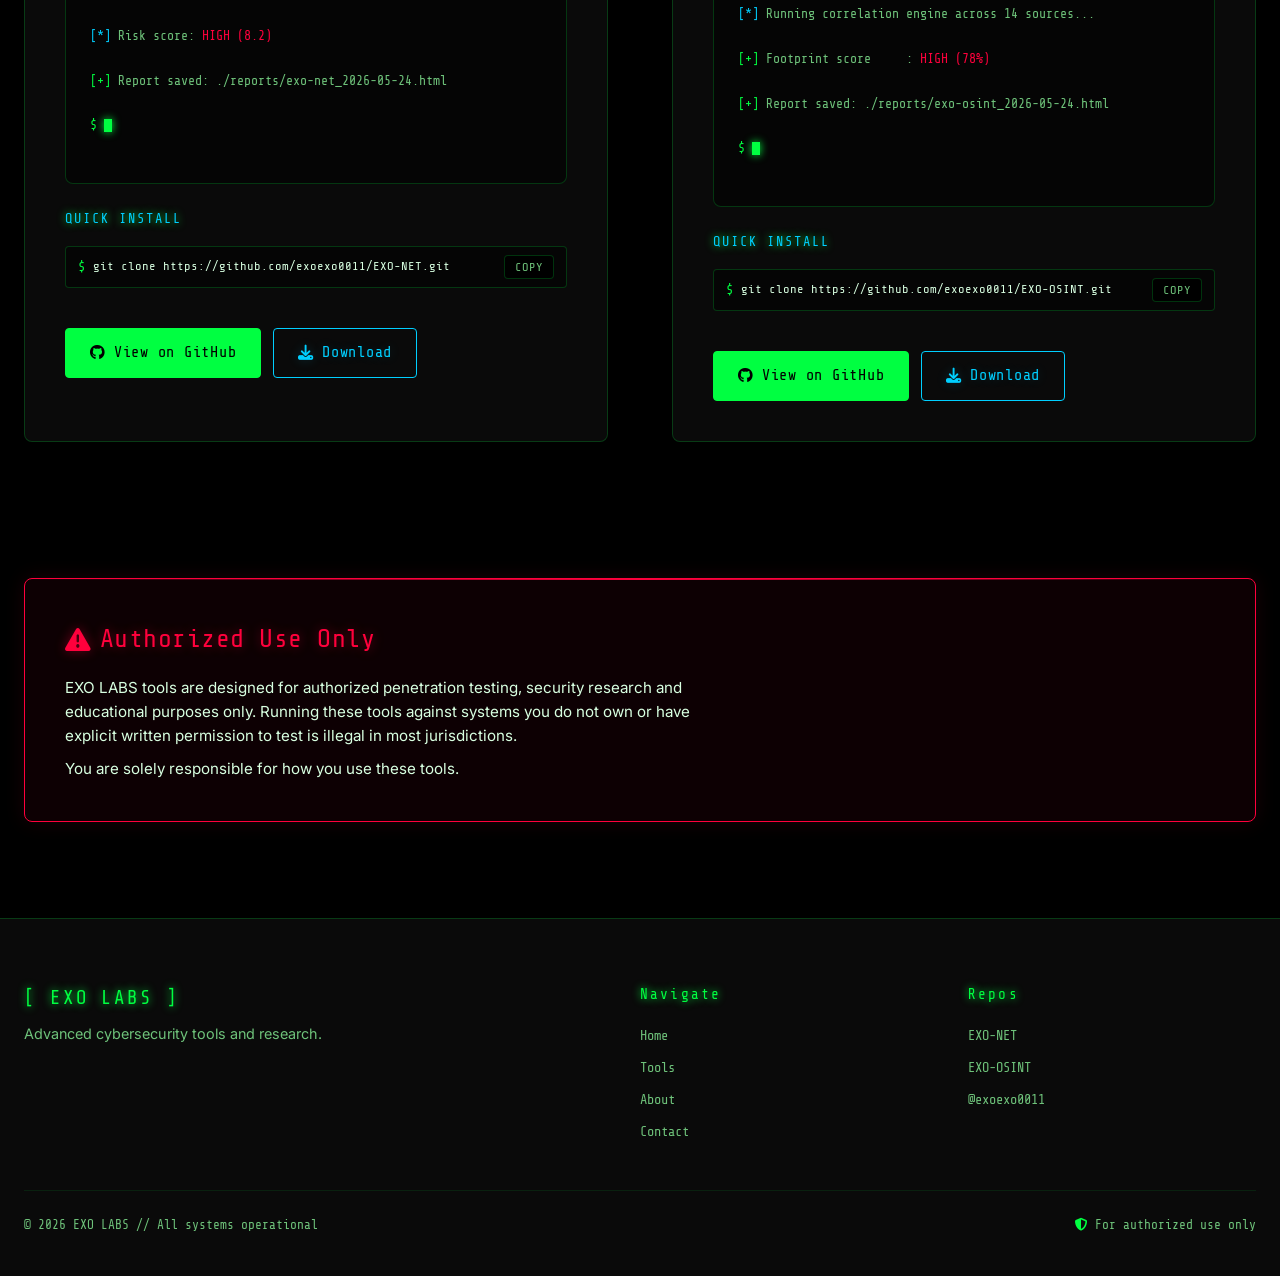
<file: tools.html>
<!DOCTYPE html>
<html lang="en">
<head>
  <meta charset="UTF-8" />
  <meta name="viewport" content="width=device-width, initial-scale=1.0" />
  <meta name="description" content="EXO LABS Tools — EXO-NET network reconnaissance and EXO-OSINT intelligence framework. Professional open-source pentest tooling." />
  <meta name="theme-color" content="#000000" />

  <title>Tools // EXO LABS</title>

  <link rel="preconnect" href="https://fonts.googleapis.com" />
  <link rel="preconnect" href="https://fonts.gstatic.com" crossorigin />
  <link href="https://fonts.googleapis.com/css2?family=Share+Tech+Mono&family=Inter:wght@400;500;600&display=swap" rel="stylesheet" />
  <link rel="stylesheet" href="https://cdnjs.cloudflare.com/ajax/libs/font-awesome/6.5.1/css/all.min.css" />

  <link rel="stylesheet" href="css/style.css" />
  <link rel="stylesheet" href="css/animations.css" />
  <link rel="stylesheet" href="css/responsive.css" />

  <link rel="icon" href="data:image/svg+xml,%3Csvg xmlns='http://www.w3.org/2000/svg' viewBox='0 0 100 100'%3E%3Ctext y='.9em' font-size='90' fill='%2300ff41'%3E%E2%96%A0%3C/text%3E%3C/svg%3E" />
</head>
<body data-page="tools">

  <div class="scroll-progress" id="scroll-progress"></div>

  <nav class="nav" id="nav" aria-label="Primary">
    <div class="nav-container">
      <a href="index.html" class="nav-logo" aria-label="EXO LABS home">
        <span class="bracket">[</span>EXO LABS<span class="bracket">]</span>
      </a>
      <ul class="nav-links" id="nav-links" role="menubar">
        <li role="none"><a href="index.html" class="nav-link" role="menuitem">Home</a></li>
        <li role="none"><a href="tools.html" class="nav-link active" role="menuitem">Tools</a></li>
        <li role="none"><a href="about.html" class="nav-link" role="menuitem">About</a></li>
        <li role="none"><a href="contact.html" class="nav-link" role="menuitem">Contact</a></li>
      </ul>
      <div class="nav-end">
        <div class="nav-socials">
          <a href="https://www.instagram.com/akash._.exx" target="_blank" rel="noopener noreferrer" class="nav-social" aria-label="Instagram @akash._.exx">
            <i class="fa-brands fa-instagram" aria-hidden="true"></i>
          </a>
          <a href="https://github.com/exoexo0011" target="_blank" rel="noopener noreferrer" class="nav-social" aria-label="GitHub @exoexo0011">
            <i class="fa-brands fa-github" aria-hidden="true"></i>
          </a>
        </div>
        <button class="nav-toggle" id="nav-toggle" aria-label="Toggle navigation menu" aria-expanded="false" aria-controls="nav-links">
          <span></span><span></span><span></span>
        </button>
      </div>
    </div>
  </nav>

  <main>
    <header class="page-header container">
      <span class="section-eyebrow">// Arsenal</span>
      <h1>Tools &amp; Frameworks</h1>
      <p>Production-grade open-source security tooling. Built in Python. MIT-licensed.</p>
    </header>

    <section class="container">
      <div class="tools-grid">

        <!-- EXO-NET -->
        <article class="tool-card reveal" id="exo-net">
          <header class="tool-card-head">
            <div class="tool-badges">
              <span class="badge badge-primary"><i class="fa-brands fa-python" aria-hidden="true"></i> Python</span>
              <span class="badge badge-secondary">Network Recon</span>
              <span class="badge badge-warning"><i class="fa-solid fa-bolt" aria-hidden="true"></i> Pentest</span>
            </div>
            <div class="tool-name-row">
              <h2 class="tool-name">EXO-NET</h2>
              <span class="tool-version">Pro v2.0.0</span>
            </div>
            <p class="tool-desc">
              Advanced network reconnaissance and port scanning toolkit with professional pentest reporting. CVE detection, risk scoring, and stealth profiles built in.
            </p>
          </header>

          <div class="tool-card-body">
            <h3 class="feature-heading"><span class="hl-tag">v2.0.0</span> Highlights</h3>
            <ul class="tool-features tool-highlights">
              <li>Interactive menu &mdash; no commands needed</li>
              <li>Live TUI dashboard with rich UI</li>
              <li>CVE vulnerability detection</li>
              <li>Risk scoring engine (0&ndash;100)</li>
              <li>Professional HTML pentest reports</li>
            </ul>

            <h3 class="feature-heading">Capabilities</h3>
            <ul class="tool-features">
              <li>Host discovery (ARP + ICMP + TCP)</li>
              <li>TCP/SYN/UDP port scanning</li>
              <li>Service banner grabbing</li>
              <li>OS fingerprinting</li>
              <li>CVE vulnerability detection</li>
              <li>Risk scoring engine</li>
              <li>Professional HTML reports</li>
              <li>T0&ndash;T5 timing profiles</li>
              <li>Evasion mode</li>
            </ul>

            <div class="terminal" aria-label="EXO-NET terminal preview">
              <div class="terminal-header">
                <span class="terminal-dot red"></span>
                <span class="terminal-dot yellow"></span>
                <span class="terminal-dot green"></span>
                <span class="terminal-title">exo-net@labs ~ scan</span>
              </div>
              <div class="terminal-body" data-terminal="exo-net">
                <span class="prompt">$</span> <span class="cmd">exo-net --target 10.0.0.0/24 --profile T3 --report html</span>
                <br /><span class="info">[*]</span> <span class="output">Initializing EXO-NET v2.0.0 // profile=T3 evasion=off</span>
                <br /><span class="info">[*]</span> <span class="output">Discovering live hosts via ARP + ICMP + TCP...</span>
                <br /><span class="ok">[+]</span> <span class="output">10.0.0.1     gateway.lan        (up, 2 ports open)</span>
                <br /><span class="ok">[+]</span> <span class="output">10.0.0.42    workstation-a      (up, 5 ports open)</span>
                <br /><span class="ok">[+]</span> <span class="output">10.0.0.88    db-internal        (up, 3 ports open)</span>
                <br /><span class="info">[*]</span> <span class="output">Banner-grabbing services on 22, 80, 443, 3306...</span>
                <br /><span class="warn">[!]</span> <span class="output">CVE-2023-XXXXX matched on 10.0.0.88:3306 (MySQL 5.7.x)</span>
                <br /><span class="info">[*]</span> <span class="output">Risk score: <span style="color: var(--danger);">HIGH (8.2)</span></span>
                <br /><span class="ok">[+]</span> <span class="output">Report saved: ./reports/exo-net_2026-05-24.html</span>
                <br /><span class="prompt">$</span> <span class="terminal-cursor"></span>
              </div>
            </div>

            <h3 class="feature-heading">Quick Install</h3>
            <div class="install-box">
              <span class="prompt">$</span>
              <code>git clone https://github.com/exoexo0011/EXO-NET.git</code>
              <button class="copy-btn" data-copy="git clone https://github.com/exoexo0011/EXO-NET.git" aria-label="Copy install command">COPY</button>
            </div>

            <div class="tool-actions">
              <a class="btn btn-primary" href="https://github.com/exoexo0011/EXO-NET" target="_blank" rel="noopener noreferrer">
                <i class="fa-brands fa-github" aria-hidden="true"></i> View on GitHub
              </a>
              <a class="btn btn-secondary" href="https://github.com/exoexo0011/EXO-NET/archive/refs/heads/main.zip" target="_blank" rel="noopener noreferrer">
                <i class="fa-solid fa-download" aria-hidden="true"></i> Download
              </a>
            </div>
          </div>
        </article>

        <!-- EXO-OSINT -->
        <article class="tool-card reveal delay-1" id="exo-osint">
          <header class="tool-card-head">
            <div class="tool-badges">
              <span class="badge badge-primary"><i class="fa-brands fa-python" aria-hidden="true"></i> Python</span>
              <span class="badge badge-secondary">OSINT Intelligence</span>
              <span class="badge badge-warning"><i class="fa-solid fa-magnifying-glass" aria-hidden="true"></i> Investigation</span>
            </div>
            <div class="tool-name-row">
              <h2 class="tool-name">EXO-OSINT</h2>
              <span class="tool-version">v2.0.0</span>
            </div>
            <p class="tool-desc">
              Professional Open Source Intelligence framework for IP, domain, email, username and phone investigation. Correlation engine, footprint scoring, and interactive map-driven reports.
            </p>
          </header>

          <div class="tool-card-body">
            <h3 class="feature-heading"><span class="hl-tag">v2.0.0</span> Highlights</h3>
            <ul class="tool-features tool-highlights">
              <li>Interactive menu &mdash; no commands needed</li>
              <li>85+ platform username hunter</li>
              <li>Correlation engine &mdash; finds linked accounts</li>
              <li>Digital footprint score (0&ndash;100)</li>
              <li>Live investigation dashboard</li>
              <li>Interactive HTML reports with world map</li>
            </ul>

            <h3 class="feature-heading">Capabilities</h3>
            <ul class="tool-features">
              <li>IP geolocation + ASN + abuse check</li>
              <li>Domain WHOIS + DNS + SSL analysis</li>
              <li>Email breach + reputation check</li>
              <li>Username hunting (85+ platforms)</li>
              <li>Phone number intelligence</li>
              <li>Correlation engine</li>
              <li>Digital footprint scoring</li>
              <li>Interactive HTML reports with maps</li>
            </ul>

            <div class="terminal" aria-label="EXO-OSINT terminal preview">
              <div class="terminal-header">
                <span class="terminal-dot red"></span>
                <span class="terminal-dot yellow"></span>
                <span class="terminal-dot green"></span>
                <span class="terminal-title">exo-osint@labs ~ investigate</span>
              </div>
              <div class="terminal-body" data-terminal="exo-osint">
                <span class="prompt">$</span> <span class="cmd">exo-osint --target target@example.com --deep --map</span>
                <br /><span class="info">[*]</span> <span class="output">EXO-OSINT v2.0.0 // mode=deep map=enabled</span>
                <br /><span class="info">[*]</span> <span class="output">Resolving target type: <span style="color:var(--secondary);">EMAIL</span></span>
                <br /><span class="ok">[+]</span> <span class="output">Breach databases    : 3 hits (LinkedIn, Adobe, Dropbox)</span>
                <br /><span class="ok">[+]</span> <span class="output">Reputation score    : <span style="color: var(--warning);">SUSPICIOUS (43/100)</span></span>
                <br /><span class="ok">[+]</span> <span class="output">Linked username     : "target_42" found on 12 platforms</span>
                <br /><span class="ok">[+]</span> <span class="output">Domain MX           : example.com → Google Workspace</span>
                <br /><span class="info">[*]</span> <span class="output">Running correlation engine across 14 sources...</span>
                <br /><span class="ok">[+]</span> <span class="output">Footprint score     : <span style="color: var(--danger);">HIGH (78%)</span></span>
                <br /><span class="ok">[+]</span> <span class="output">Report saved: ./reports/exo-osint_2026-05-24.html</span>
                <br /><span class="prompt">$</span> <span class="terminal-cursor"></span>
              </div>
            </div>

            <h3 class="feature-heading">Quick Install</h3>
            <div class="install-box">
              <span class="prompt">$</span>
              <code>git clone https://github.com/exoexo0011/EXO-OSINT.git</code>
              <button class="copy-btn" data-copy="git clone https://github.com/exoexo0011/EXO-OSINT.git" aria-label="Copy install command">COPY</button>
            </div>

            <div class="tool-actions">
              <a class="btn btn-primary" href="https://github.com/exoexo0011/EXO-OSINT" target="_blank" rel="noopener noreferrer">
                <i class="fa-brands fa-github" aria-hidden="true"></i> View on GitHub
              </a>
              <a class="btn btn-secondary" href="https://github.com/exoexo0011/EXO-OSINT/archive/refs/heads/main.zip" target="_blank" rel="noopener noreferrer">
                <i class="fa-solid fa-download" aria-hidden="true"></i> Download
              </a>
            </div>
          </div>
        </article>

      </div>

      <div class="disclaimer reveal" style="margin-bottom: var(--space-2xl);">
        <h3 class="disclaimer-title"><i class="fa-solid fa-triangle-exclamation" aria-hidden="true"></i> Authorized Use Only</h3>
        <p>
          EXO LABS tools are designed for authorized penetration testing, security research and educational purposes only.
          Running these tools against systems you do not own or have explicit written permission to test is illegal in most jurisdictions.
        </p>
        <p>You are solely responsible for how you use these tools.</p>
      </div>
    </section>
  </main>

  <footer class="footer">
    <div class="container">
      <div class="footer-grid">
        <div>
          <div class="footer-brand">[ EXO LABS ]</div>
          <p style="color: var(--text-muted); font-size: 0.9rem;">Advanced cybersecurity tools and research.</p>
        </div>
        <div>
          <h4>Navigate</h4>
          <ul>
            <li><a href="index.html">Home</a></li>
            <li><a href="tools.html">Tools</a></li>
            <li><a href="about.html">About</a></li>
            <li><a href="contact.html">Contact</a></li>
          </ul>
        </div>
        <div>
          <h4>Repos</h4>
          <ul>
            <li><a href="https://github.com/exoexo0011/EXO-NET" target="_blank" rel="noopener noreferrer">EXO-NET</a></li>
            <li><a href="https://github.com/exoexo0011/EXO-OSINT" target="_blank" rel="noopener noreferrer">EXO-OSINT</a></li>
            <li><a href="https://github.com/exoexo0011" target="_blank" rel="noopener noreferrer">@exoexo0011</a></li>
          </ul>
        </div>
      </div>
      <div class="footer-bottom">
        <span>&copy; <span id="year">2026</span> EXO LABS // All systems operational</span>
        <span><i class="fa-solid fa-shield-halved" aria-hidden="true" style="color: var(--primary);"></i> For authorized use only</span>
      </div>
    </div>
  </footer>

  <button class="back-to-top" id="back-to-top" aria-label="Back to top" title="Back to top">
    <i class="fa-solid fa-chevron-up" aria-hidden="true"></i>
  </button>

  <script src="js/animations.js" defer></script>
  <script src="js/main.js" defer></script>
</body>
</html>
</file>
<file: css/style.css>
/* ============================================
   EXO LABS - Core Stylesheet
   Cyberpunk Cybersecurity Showcase
   ============================================ */

:root {
  /* Color Tokens */
  --bg: #000000;
  --bg-elev: #0a0a0a;
  --bg-elev-2: #0f0f0f;
  --primary: #00ff41;
  --primary-dim: #00ff4133;
  --primary-soft: #00ff411a;
  --secondary: #00cfff;
  --secondary-dim: #00cfff33;
  --danger: #ff003c;
  --warning: #ffe600;
  --text: #d8ffe1;
  --text-muted: #6ec27a;
  --text-faint: #3a5a3f;
  --border: #00ff4133;
  --border-soft: #00ff4118;

  /* Typography */
  --font-mono: 'Share Tech Mono', 'JetBrains Mono', 'Courier New', monospace;
  --font-body: 'Inter', 'Roboto', system-ui, -apple-system, sans-serif;

  /* Spacing */
  --space-xs: 0.5rem;
  --space-sm: 1rem;
  --space-md: 1.5rem;
  --space-lg: 2.5rem;
  --space-xl: 4rem;
  --space-2xl: 6rem;

  /* Effects */
  --glow-sm: 0 0 8px var(--primary);
  --glow-md: 0 0 16px var(--primary-dim);
  --glow-lg: 0 0 28px var(--primary-dim);
  --glow-cyan: 0 0 12px var(--secondary-dim);
  --glow-danger: 0 0 12px #ff003c66;

  --radius-sm: 4px;
  --radius-md: 8px;

  --transition-fast: 150ms ease;
  --transition-base: 250ms ease;
  --transition-slow: 500ms ease;

  /* Layout */
  --container-max: 1280px;
  --nav-height: 64px;
}

/* ============================================
   Reset & Base
   ============================================ */
*,
*::before,
*::after {
  box-sizing: border-box;
  margin: 0;
  padding: 0;
}

html {
  scroll-behavior: smooth;
  scroll-padding-top: var(--nav-height);
}

body {
  font-family: var(--font-body);
  background: var(--bg);
  color: var(--text);
  line-height: 1.6;
  overflow-x: hidden;
  min-height: 100vh;
  -webkit-font-smoothing: antialiased;
  -moz-osx-font-smoothing: grayscale;
}

/* Background grain overlay for atmosphere */
body::before {
  content: "";
  position: fixed;
  inset: 0;
  pointer-events: none;
  z-index: 1;
  background-image:
    radial-gradient(circle at 20% 10%, rgba(0, 255, 65, 0.04), transparent 40%),
    radial-gradient(circle at 80% 90%, rgba(0, 207, 255, 0.03), transparent 40%);
}

/* Subtle scanline overlay */
body::after {
  content: "";
  position: fixed;
  inset: 0;
  pointer-events: none;
  z-index: 2;
  background: repeating-linear-gradient(
    0deg,
    rgba(0, 255, 65, 0.025) 0px,
    rgba(0, 255, 65, 0.025) 1px,
    transparent 1px,
    transparent 3px
  );
  opacity: 0.5;
}

img,
svg {
  max-width: 100%;
  display: block;
}

a {
  color: var(--primary);
  text-decoration: none;
  transition: color var(--transition-fast), text-shadow var(--transition-fast);
}

a:hover {
  color: var(--primary);
  text-shadow: var(--glow-sm);
}

a:focus-visible,
button:focus-visible {
  outline: 2px solid var(--primary);
  outline-offset: 3px;
  border-radius: var(--radius-sm);
}

ul {
  list-style: none;
}

button {
  font-family: inherit;
  cursor: pointer;
  background: none;
  border: none;
  color: inherit;
}

::selection {
  background: var(--primary);
  color: var(--bg);
}

/* ============================================
   Typography
   ============================================ */
h1, h2, h3, h4, h5, h6,
.mono {
  font-family: var(--font-mono);
  font-weight: 400;
  letter-spacing: 0.02em;
  color: var(--primary);
  text-shadow: var(--glow-sm);
}

h1 { font-size: clamp(2rem, 5vw, 3.5rem); line-height: 1.1; }
h2 { font-size: clamp(1.5rem, 3.5vw, 2.5rem); line-height: 1.2; }
h3 { font-size: clamp(1.2rem, 2.5vw, 1.6rem); }
h4 { font-size: 1.1rem; }

.section-title {
  display: inline-flex;
  align-items: center;
  gap: var(--space-sm);
  margin-bottom: var(--space-lg);
  position: relative;
}

.section-title::before {
  content: ">";
  color: var(--secondary);
  text-shadow: var(--glow-cyan);
}

.section-eyebrow {
  font-family: var(--font-mono);
  font-size: 0.85rem;
  color: var(--secondary);
  letter-spacing: 0.2em;
  text-transform: uppercase;
  margin-bottom: var(--space-sm);
  display: block;
  text-shadow: var(--glow-cyan);
}

p {
  color: var(--text);
  max-width: 65ch;
}

code, .code-inline {
  font-family: var(--font-mono);
  background: var(--bg-elev);
  padding: 0.15em 0.45em;
  border: 1px solid var(--border);
  border-radius: var(--radius-sm);
  color: var(--primary);
  font-size: 0.9em;
}

/* ============================================
   Layout
   ============================================ */
.container {
  width: 100%;
  max-width: var(--container-max);
  margin: 0 auto;
  padding: 0 var(--space-md);
  position: relative;
  z-index: 3;
}

main {
  position: relative;
  z-index: 3;
}

section {
  padding: var(--space-2xl) 0;
  position: relative;
}

.section-divider {
  height: 1px;
  background: linear-gradient(90deg, transparent, var(--border), transparent);
  margin: 0;
}

/* ============================================
   Navigation
   ============================================ */
.nav {
  position: fixed;
  top: 0;
  left: 0;
  right: 0;
  height: var(--nav-height);
  z-index: 100;
  background: rgba(0, 0, 0, 0.6);
  backdrop-filter: blur(12px) saturate(180%);
  -webkit-backdrop-filter: blur(12px) saturate(180%);
  border-bottom: 1px solid var(--border);
  transition: border-color var(--transition-base), background var(--transition-base);
}

.nav.scrolled {
  background: rgba(0, 0, 0, 0.85);
  border-bottom-color: var(--primary-dim);
  box-shadow: 0 0 30px rgba(0, 255, 65, 0.08);
}

.nav-container {
  height: 100%;
  display: flex;
  align-items: center;
  justify-content: space-between;
  max-width: var(--container-max);
  margin: 0 auto;
  padding: 0 var(--space-md);
}

.nav-logo {
  font-family: var(--font-mono);
  font-size: 1.25rem;
  color: var(--primary);
  text-shadow: var(--glow-sm);
  letter-spacing: 0.15em;
  display: flex;
  align-items: center;
  gap: 0.5rem;
  font-weight: 400;
}

.nav-logo .bracket {
  color: var(--secondary);
  text-shadow: var(--glow-cyan);
}

.nav-logo:hover {
  animation: glitch 0.4s steps(2, end);
}

.nav-links {
  display: flex;
  align-items: center;
  gap: var(--space-md);
}

.nav-link {
  font-family: var(--font-mono);
  font-size: 0.95rem;
  color: var(--text);
  padding: 0.5rem 0.75rem;
  border-radius: var(--radius-sm);
  position: relative;
  transition: color var(--transition-fast);
}

.nav-link::before {
  content: "";
  position: absolute;
  left: 50%;
  bottom: 0;
  width: 0;
  height: 1px;
  background: var(--primary);
  box-shadow: var(--glow-sm);
  transition: width var(--transition-base), left var(--transition-base);
}

.nav-link:hover,
.nav-link.active {
  color: var(--primary);
  text-shadow: var(--glow-sm);
}

.nav-link:hover::before,
.nav-link.active::before {
  width: 100%;
  left: 0;
}

.nav-link.active::after {
  content: "_";
  margin-left: 4px;
  animation: blink 1s step-end infinite;
}

.nav-toggle {
  display: none;
  width: 40px;
  height: 40px;
  position: relative;
  z-index: 101;
}

.nav-toggle span {
  display: block;
  width: 24px;
  height: 2px;
  background: var(--primary);
  margin: 5px auto;
  transition: transform var(--transition-base), opacity var(--transition-base);
  box-shadow: var(--glow-sm);
}

.nav-toggle.active span:nth-child(1) {
  transform: translateY(7px) rotate(45deg);
}

.nav-toggle.active span:nth-child(2) {
  opacity: 0;
}

.nav-toggle.active span:nth-child(3) {
  transform: translateY(-7px) rotate(-45deg);
}

/* ============================================
   Buttons
   ============================================ */
.btn {
  display: inline-flex;
  align-items: center;
  gap: 0.5rem;
  padding: 0.75rem 1.5rem;
  font-family: var(--font-mono);
  font-size: 0.95rem;
  letter-spacing: 0.05em;
  border: 1px solid var(--primary);
  background: transparent;
  color: var(--primary);
  border-radius: var(--radius-sm);
  cursor: pointer;
  transition: all var(--transition-base);
  position: relative;
  overflow: hidden;
  text-shadow: var(--glow-sm);
}

.btn::before {
  content: "";
  position: absolute;
  inset: 0;
  background: linear-gradient(90deg, transparent, var(--primary-soft), transparent);
  transform: translateX(-100%);
  transition: transform var(--transition-slow);
}

.btn:hover {
  background: var(--primary-soft);
  box-shadow: 0 0 20px var(--primary-dim), inset 0 0 20px var(--primary-soft);
  transform: translateY(-2px);
}

.btn:hover::before {
  transform: translateX(100%);
}

.btn-primary {
  background: var(--primary);
  color: var(--bg);
  text-shadow: none;
}

.btn-primary:hover {
  background: var(--primary);
  color: var(--bg);
  box-shadow: 0 0 30px var(--primary), 0 0 60px var(--primary-dim);
  text-shadow: none;
}

.btn-secondary {
  border-color: var(--secondary);
  color: var(--secondary);
  text-shadow: var(--glow-cyan);
}

.btn-secondary:hover {
  background: rgba(0, 207, 255, 0.1);
  box-shadow: 0 0 20px var(--secondary-dim);
}

.btn-ghost {
  border-color: var(--border);
  color: var(--text);
  text-shadow: none;
}

.btn-ghost:hover {
  border-color: var(--primary);
  color: var(--primary);
  text-shadow: var(--glow-sm);
}

/* ============================================
   Hero Section
   ============================================ */
.hero {
  min-height: 100vh;
  display: flex;
  align-items: center;
  justify-content: center;
  position: relative;
  padding: var(--nav-height) var(--space-md) var(--space-xl);
  overflow: hidden;
}

#matrix-canvas {
  position: absolute;
  inset: 0;
  width: 100%;
  height: 100%;
  z-index: 0;
  opacity: 0.4;
}

.hero-overlay {
  position: absolute;
  inset: 0;
  background:
    radial-gradient(ellipse at center, transparent 0%, rgba(0, 0, 0, 0.7) 70%, var(--bg) 100%);
  z-index: 1;
  pointer-events: none;
}

.hero-content {
  position: relative;
  z-index: 3;
  text-align: center;
  max-width: 1100px;
  width: 100%;
}

.ascii-logo {
  font-family: var(--font-mono);
  font-size: clamp(0.35rem, 1.1vw, 0.95rem);
  line-height: 1.1;
  color: var(--primary);
  text-shadow: 0 0 10px var(--primary), 0 0 20px var(--primary-dim);
  white-space: pre;
  margin: 0 auto var(--space-lg);
  display: inline-block;
  text-align: left;
  cursor: default;
  transition: transform var(--transition-base);
  user-select: none;
}

.ascii-logo:hover {
  animation: glitch 0.5s steps(3, end) infinite;
}

.hero-tagline {
  font-family: var(--font-mono);
  font-size: clamp(1rem, 2.2vw, 1.5rem);
  color: var(--text);
  margin-bottom: var(--space-sm);
  min-height: 2em;
}

.hero-tagline .typed-text {
  color: var(--primary);
  text-shadow: var(--glow-sm);
}

.hero-tagline .cursor {
  display: inline-block;
  color: var(--primary);
  animation: blink 1s step-end infinite;
  font-weight: bold;
}

.hero-subtagline {
  font-family: var(--font-mono);
  color: var(--text-muted);
  font-size: clamp(0.85rem, 1.4vw, 1rem);
  margin-bottom: var(--space-xl);
  letter-spacing: 0.04em;
}

.hero-subtagline .comment {
  color: var(--text-faint);
}

/* Stat counters */
.stats {
  display: grid;
  grid-template-columns: repeat(3, 1fr);
  gap: var(--space-md);
  max-width: 800px;
  margin: 0 auto var(--space-xl);
}

.stat {
  padding: var(--space-md);
  background: rgba(10, 10, 10, 0.6);
  border: 1px solid var(--border);
  border-radius: var(--radius-md);
  backdrop-filter: blur(8px);
  transition: all var(--transition-base);
  position: relative;
  overflow: hidden;
}

.stat::before {
  content: "";
  position: absolute;
  top: 0;
  left: 0;
  width: 100%;
  height: 1px;
  background: linear-gradient(90deg, transparent, var(--primary), transparent);
  opacity: 0.5;
}

.stat:hover {
  border-color: var(--primary);
  box-shadow: 0 0 20px var(--primary-dim);
  transform: translateY(-2px);
}

.stat-value {
  font-family: var(--font-mono);
  font-size: clamp(2rem, 5vw, 3rem);
  color: var(--primary);
  text-shadow: var(--glow-sm);
  display: block;
  line-height: 1;
}

.stat-label {
  font-family: var(--font-mono);
  font-size: 0.75rem;
  color: var(--text-muted);
  letter-spacing: 0.15em;
  text-transform: uppercase;
  margin-top: 0.5rem;
  display: block;
}

/* Scroll indicator */
.scroll-indicator {
  position: absolute;
  bottom: 2rem;
  left: 50%;
  transform: translateX(-50%);
  font-family: var(--font-mono);
  font-size: 0.75rem;
  color: var(--text-muted);
  letter-spacing: 0.2em;
  text-transform: uppercase;
  text-align: center;
  z-index: 4;
  animation: pulse-down 2s ease-in-out infinite;
}

.scroll-indicator-arrow {
  display: block;
  margin-top: 0.5rem;
  font-size: 1.2rem;
  color: var(--primary);
  text-shadow: var(--glow-sm);
}

/* ============================================
   Featured Tools
   ============================================ */
.featured-tools {
  padding: var(--space-2xl) 0;
}

.featured-grid {
  display: grid;
  grid-template-columns: repeat(auto-fit, minmax(320px, 1fr));
  gap: var(--space-lg);
  margin-top: var(--space-lg);
}

.featured-card {
  padding: var(--space-lg);
  background: var(--bg-elev);
  border: 1px solid var(--border);
  border-radius: var(--radius-md);
  position: relative;
  transition: all var(--transition-base);
  overflow: hidden;
}

.featured-card::before {
  content: "";
  position: absolute;
  top: 0;
  left: -100%;
  width: 100%;
  height: 100%;
  background: linear-gradient(
    90deg,
    transparent,
    var(--primary-soft),
    transparent
  );
  transition: left 600ms ease;
}

.featured-card:hover {
  border-color: var(--primary);
  box-shadow: 0 0 30px var(--primary-dim);
  transform: translateY(-4px);
}

.featured-card:hover::before {
  left: 100%;
}

.featured-card-header {
  display: flex;
  justify-content: space-between;
  align-items: flex-start;
  margin-bottom: var(--space-sm);
}

.featured-card-title {
  font-size: 1.5rem;
  margin: 0;
}

.featured-card-version {
  font-family: var(--font-mono);
  font-size: 0.8rem;
  color: var(--secondary);
  background: rgba(0, 207, 255, 0.1);
  padding: 0.2rem 0.5rem;
  border-radius: var(--radius-sm);
  border: 1px solid var(--secondary-dim);
}

.featured-card-desc {
  color: var(--text);
  margin-bottom: var(--space-md);
  font-size: 0.95rem;
}

/* ============================================
   Tools Page
   ============================================ */
.page-header {
  padding: calc(var(--nav-height) + var(--space-xl)) 0 var(--space-lg);
  text-align: center;
  position: relative;
}

.page-header::after {
  content: "";
  display: block;
  width: 80px;
  height: 2px;
  background: var(--primary);
  box-shadow: var(--glow-sm);
  margin: var(--space-md) auto 0;
}

.page-header h1 {
  margin-bottom: var(--space-sm);
}

.page-header p {
  margin: 0 auto;
  color: var(--text-muted);
  font-family: var(--font-mono);
}

.tools-grid {
  display: grid;
  grid-template-columns: 1fr;
  gap: var(--space-xl);
  padding-bottom: var(--space-2xl);
}

@media (min-width: 1024px) {
  .tools-grid {
    grid-template-columns: repeat(2, 1fr);
  }
}

.tool-card {
  background: var(--bg-elev);
  border: 1px solid var(--border);
  border-radius: var(--radius-md);
  overflow: hidden;
  transition: all var(--transition-base);
  display: flex;
  flex-direction: column;
  position: relative;
}

.tool-card:hover {
  border-color: var(--primary);
  box-shadow: 0 0 30px var(--primary-dim), 0 0 60px rgba(0, 255, 65, 0.05);
  transform: translateY(-4px);
}

.tool-card-head {
  padding: var(--space-md) var(--space-lg);
  border-bottom: 1px solid var(--border-soft);
  background: linear-gradient(180deg, rgba(0, 255, 65, 0.04), transparent);
}

.tool-badges {
  display: flex;
  gap: 0.5rem;
  margin-bottom: var(--space-sm);
  flex-wrap: wrap;
}

.badge {
  display: inline-flex;
  align-items: center;
  gap: 0.3rem;
  font-family: var(--font-mono);
  font-size: 0.75rem;
  padding: 0.2rem 0.6rem;
  border-radius: var(--radius-sm);
  border: 1px solid var(--border);
  background: var(--bg);
  color: var(--text-muted);
  letter-spacing: 0.05em;
}

.badge-primary {
  border-color: var(--primary-dim);
  color: var(--primary);
}

.badge-secondary {
  border-color: var(--secondary-dim);
  color: var(--secondary);
}

.badge-warning {
  border-color: rgba(255, 230, 0, 0.4);
  color: var(--warning);
}

.tool-name-row {
  display: flex;
  justify-content: space-between;
  align-items: baseline;
  flex-wrap: wrap;
  gap: 0.5rem;
}

.tool-name {
  font-size: 2rem;
  margin: 0;
  letter-spacing: 0.05em;
}

.tool-version {
  font-family: var(--font-mono);
  font-size: 0.85rem;
  color: var(--secondary);
  text-shadow: var(--glow-cyan);
}

.tool-desc {
  color: var(--text);
  margin-top: var(--space-sm);
  font-size: 0.95rem;
  line-height: 1.6;
}

.tool-card-body {
  padding: var(--space-lg);
  flex: 1;
}

.tool-features {
  display: grid;
  grid-template-columns: 1fr;
  gap: 0.5rem;
  margin-bottom: var(--space-lg);
}

@media (min-width: 480px) {
  .tool-features {
    grid-template-columns: 1fr 1fr;
  }
}

.tool-features li {
  font-family: var(--font-mono);
  font-size: 0.85rem;
  color: var(--text);
  padding: 0.4rem 0;
  display: flex;
  align-items: flex-start;
  gap: 0.5rem;
}

.tool-features li::before {
  content: "▸";
  color: var(--primary);
  text-shadow: var(--glow-sm);
  flex-shrink: 0;
}

/* Terminal preview */
.terminal {
  background: #050505;
  border: 1px solid var(--border);
  border-radius: var(--radius-md);
  overflow: hidden;
  margin: var(--space-md) 0;
  font-family: var(--font-mono);
  font-size: 0.82rem;
}

.terminal-header {
  display: flex;
  align-items: center;
  gap: 0.5rem;
  padding: 0.6rem 0.9rem;
  background: #0d0d0d;
  border-bottom: 1px solid var(--border-soft);
}

.terminal-dot {
  width: 10px;
  height: 10px;
  border-radius: 50%;
  background: #333;
}

.terminal-dot.red { background: #ff5f56; }
.terminal-dot.yellow { background: #ffbd2e; }
.terminal-dot.green { background: #27c93f; }

.terminal-title {
  margin-left: auto;
  font-size: 0.75rem;
  color: var(--text-muted);
  letter-spacing: 0.1em;
}

.terminal-body {
  padding: var(--space-md);
  color: var(--text);
  line-height: 1.7;
  min-height: 200px;
  white-space: pre-wrap;
  word-break: break-word;
}

.terminal-body .prompt { color: var(--primary); }
.terminal-body .cmd { color: var(--text); }
.terminal-body .output { color: var(--text-muted); }
.terminal-body .ok { color: var(--primary); }
.terminal-body .warn { color: var(--warning); }
.terminal-body .err { color: var(--danger); }
.terminal-body .info { color: var(--secondary); }

.terminal-cursor {
  display: inline-block;
  width: 8px;
  height: 1em;
  background: var(--primary);
  vertical-align: text-bottom;
  animation: blink 1s step-end infinite;
  box-shadow: var(--glow-sm);
}

/* Install command box */
.install-box {
  display: flex;
  align-items: center;
  gap: 0.5rem;
  background: #050505;
  border: 1px solid var(--border);
  border-radius: var(--radius-sm);
  padding: 0.5rem 0.75rem;
  margin: var(--space-sm) 0 var(--space-lg);
  font-family: var(--font-mono);
  font-size: 0.85rem;
  overflow: hidden;
}

.install-box .prompt {
  color: var(--primary);
  flex-shrink: 0;
}

.install-box code {
  background: transparent;
  border: none;
  padding: 0;
  color: var(--text);
  flex: 1;
  overflow-x: auto;
  white-space: nowrap;
}

.copy-btn {
  flex-shrink: 0;
  padding: 0.25rem 0.6rem;
  border: 1px solid var(--border);
  border-radius: var(--radius-sm);
  font-family: var(--font-mono);
  font-size: 0.75rem;
  color: var(--text-muted);
  background: var(--bg);
  transition: all var(--transition-fast);
  letter-spacing: 0.1em;
}

.copy-btn:hover {
  color: var(--primary);
  border-color: var(--primary);
  box-shadow: var(--glow-sm);
}

.copy-btn.copied {
  color: var(--primary);
  border-color: var(--primary);
}

.tool-actions {
  display: flex;
  gap: 0.75rem;
  flex-wrap: wrap;
}

/* ============================================
   About Page
   ============================================ */
.about-grid {
  display: grid;
  grid-template-columns: 1fr;
  gap: var(--space-xl);
}

@media (min-width: 900px) {
  .about-grid {
    grid-template-columns: 2fr 1fr;
  }
}

.about-card {
  background: var(--bg-elev);
  border: 1px solid var(--border);
  border-radius: var(--radius-md);
  padding: var(--space-lg);
  transition: border-color var(--transition-base);
}

.about-card:hover {
  border-color: var(--primary-dim);
}

.mission-statement {
  font-family: var(--font-mono);
  font-size: 1.1rem;
  color: var(--primary);
  text-shadow: var(--glow-sm);
  border-left: 2px solid var(--primary);
  padding: var(--space-sm) var(--space-md);
  margin: var(--space-md) 0;
  background: var(--primary-soft);
}

.tech-stack {
  display: flex;
  flex-wrap: wrap;
  gap: 0.5rem;
  margin-top: var(--space-md);
}

.tech-pill {
  font-family: var(--font-mono);
  font-size: 0.85rem;
  padding: 0.4rem 0.8rem;
  border: 1px solid var(--border);
  border-radius: var(--radius-sm);
  color: var(--text);
  background: var(--bg);
  transition: all var(--transition-fast);
}

.tech-pill:hover {
  border-color: var(--primary);
  color: var(--primary);
  text-shadow: var(--glow-sm);
  box-shadow: var(--glow-md);
}

/* Timeline */
.timeline {
  position: relative;
  padding-left: var(--space-md);
  margin-top: var(--space-lg);
}

.timeline::before {
  content: "";
  position: absolute;
  left: 0;
  top: 0;
  bottom: 0;
  width: 1px;
  background: linear-gradient(180deg, var(--primary), transparent);
  box-shadow: var(--glow-sm);
}

.timeline-item {
  position: relative;
  padding: 0 0 var(--space-lg) var(--space-md);
}

.timeline-item::before {
  content: "";
  position: absolute;
  left: -5px;
  top: 6px;
  width: 9px;
  height: 9px;
  border-radius: 50%;
  background: var(--primary);
  box-shadow: var(--glow-sm);
}

.timeline-date {
  font-family: var(--font-mono);
  font-size: 0.8rem;
  color: var(--secondary);
  text-shadow: var(--glow-cyan);
  letter-spacing: 0.1em;
  text-transform: uppercase;
  margin-bottom: 0.25rem;
  display: block;
}

.timeline-title {
  font-size: 1.1rem;
  margin-bottom: 0.25rem;
}

.timeline-desc {
  color: var(--text-muted);
  font-size: 0.9rem;
}

/* Particle canvas */
#particle-canvas {
  position: absolute;
  inset: 0;
  width: 100%;
  height: 100%;
  z-index: 0;
  opacity: 0.4;
  pointer-events: none;
}

/* Disclaimer box */
.disclaimer {
  border: 1px solid var(--danger);
  background: rgba(255, 0, 60, 0.05);
  border-radius: var(--radius-md);
  padding: var(--space-lg);
  margin-top: var(--space-lg);
  position: relative;
  box-shadow: 0 0 20px rgba(255, 0, 60, 0.1);
}

.disclaimer::before {
  content: "";
  position: absolute;
  top: 0;
  left: 0;
  width: 100%;
  height: 1px;
  background: linear-gradient(90deg, transparent, var(--danger), transparent);
}

.disclaimer-title {
  color: var(--danger);
  text-shadow: var(--glow-danger);
  margin-bottom: var(--space-sm);
  display: flex;
  align-items: center;
  gap: 0.5rem;
}

.disclaimer p {
  color: var(--text);
  font-size: 0.95rem;
}

.disclaimer p + p {
  margin-top: 0.5rem;
}

/* ============================================
   Contact Page
   ============================================ */
.contact-grid {
  display: grid;
  grid-template-columns: 1fr;
  gap: var(--space-xl);
}

@media (min-width: 900px) {
  .contact-grid {
    grid-template-columns: 3fr 2fr;
  }
}

.contact-form {
  background: var(--bg-elev);
  border: 1px solid var(--border);
  border-radius: var(--radius-md);
  padding: var(--space-lg);
}

.form-row {
  display: grid;
  gap: var(--space-md);
  margin-bottom: var(--space-md);
}

@media (min-width: 600px) {
  .form-row.cols-2 {
    grid-template-columns: 1fr 1fr;
  }
}

.form-field {
  display: flex;
  flex-direction: column;
}

.form-field label {
  font-family: var(--font-mono);
  font-size: 0.8rem;
  color: var(--text-muted);
  letter-spacing: 0.1em;
  text-transform: uppercase;
  margin-bottom: 0.4rem;
}

.form-field label::before {
  content: "> ";
  color: var(--primary);
}

.form-field input,
.form-field textarea,
.form-field select {
  font-family: var(--font-mono);
  background: var(--bg);
  border: 1px solid var(--border);
  border-radius: var(--radius-sm);
  padding: 0.7rem 0.9rem;
  color: var(--text);
  font-size: 0.95rem;
  transition: all var(--transition-fast);
  width: 100%;
}

.form-field input:focus,
.form-field textarea:focus,
.form-field select:focus {
  outline: none;
  border-color: var(--primary);
  box-shadow: var(--glow-md);
  background: rgba(0, 255, 65, 0.02);
}

.form-field textarea {
  min-height: 140px;
  resize: vertical;
}

.form-status {
  font-family: var(--font-mono);
  font-size: 0.85rem;
  margin-top: var(--space-sm);
  min-height: 1.5em;
}

.form-status.success { color: var(--primary); text-shadow: var(--glow-sm); }
.form-status.error { color: var(--danger); }

.contact-info {
  display: flex;
  flex-direction: column;
  gap: var(--space-md);
}

.contact-link-card {
  display: flex;
  align-items: center;
  gap: var(--space-md);
  padding: var(--space-md);
  background: #0a0a0a;
  border: 1px solid #00ff4133;
  border-radius: var(--radius-md);
  transition: all var(--transition-base);
  color: #ffffff;
  position: relative;
  overflow: hidden;
}

.contact-link-card::before {
  content: "";
  position: absolute;
  inset: 0;
  background: radial-gradient(
    circle at var(--mx, 50%) var(--my, 50%),
    rgba(0, 255, 65, 0.08),
    transparent 60%
  );
  opacity: 0;
  transition: opacity var(--transition-base);
  pointer-events: none;
}

.contact-link-card:hover {
  border-color: #00ff41;
  box-shadow: 0 0 20px #00ff4133;
  transform: translateX(4px);
  color: #ffffff;
}

.contact-link-card:hover::before {
  opacity: 1;
}

.contact-link-card:hover i {
  text-shadow: 0 0 12px #00ff41, 0 0 24px #00ff4180;
  transform: scale(1.08);
}

.contact-link-card i {
  font-size: 1.6rem;
  color: #00ff41;
  text-shadow: 0 0 8px #00ff41, 0 0 16px #00ff4166;
  width: 36px;
  text-align: center;
  flex-shrink: 0;
  transition: transform var(--transition-base), text-shadow var(--transition-base);
  position: relative;
  z-index: 1;
}

.contact-link-card > div {
  position: relative;
  z-index: 1;
  min-width: 0;
}

.contact-link-card .label {
  font-family: var(--font-mono);
  font-size: 0.75rem;
  color: #00cfff;
  text-shadow: var(--glow-cyan);
  letter-spacing: 0.15em;
  text-transform: uppercase;
}

.contact-link-card .value {
  font-family: var(--font-mono);
  color: #ffffff;
  font-size: 0.95rem;
  word-break: break-all;
}

/* ============================================
   Footer
   ============================================ */
.footer {
  border-top: 1px solid var(--border);
  background: var(--bg-elev);
  padding: var(--space-xl) 0 var(--space-lg);
  position: relative;
  z-index: 3;
  margin-top: var(--space-2xl);
}

.footer-grid {
  display: grid;
  grid-template-columns: 1fr;
  gap: var(--space-lg);
  margin-bottom: var(--space-lg);
}

@media (min-width: 700px) {
  .footer-grid {
    grid-template-columns: 2fr 1fr 1fr;
  }
}

.footer-brand {
  font-family: var(--font-mono);
  color: var(--primary);
  font-size: 1.2rem;
  text-shadow: var(--glow-sm);
  letter-spacing: 0.15em;
  margin-bottom: 0.5rem;
}

.footer h4 {
  font-size: 0.9rem;
  margin-bottom: var(--space-sm);
  letter-spacing: 0.15em;
}

.footer ul li {
  margin-bottom: 0.4rem;
}

.footer ul li a {
  font-family: var(--font-mono);
  color: var(--text-muted);
  font-size: 0.85rem;
}

.footer ul li a:hover {
  color: var(--primary);
}

.footer-bottom {
  padding-top: var(--space-md);
  border-top: 1px solid var(--border-soft);
  display: flex;
  justify-content: space-between;
  align-items: center;
  flex-wrap: wrap;
  gap: var(--space-sm);
  font-family: var(--font-mono);
  font-size: 0.8rem;
  color: var(--text-muted);
}

/* ============================================
   Floating UI
   ============================================ */
.scroll-progress {
  position: fixed;
  top: 0;
  left: 0;
  height: 2px;
  background: linear-gradient(90deg, var(--primary), var(--secondary));
  box-shadow: var(--glow-sm);
  z-index: 200;
  width: 0;
  transition: width 100ms linear;
}

.back-to-top {
  position: fixed;
  bottom: 1.5rem;
  right: 1.5rem;
  width: 44px;
  height: 44px;
  border: 1px solid var(--primary);
  background: rgba(0, 0, 0, 0.7);
  backdrop-filter: blur(8px);
  color: var(--primary);
  border-radius: var(--radius-sm);
  font-family: var(--font-mono);
  font-size: 1.2rem;
  display: flex;
  align-items: center;
  justify-content: center;
  z-index: 50;
  opacity: 0;
  pointer-events: none;
  transform: translateY(10px);
  transition: all var(--transition-base);
  text-shadow: var(--glow-sm);
}

.back-to-top.visible {
  opacity: 1;
  pointer-events: auto;
  transform: translateY(0);
}

.back-to-top:hover {
  background: var(--primary-soft);
  box-shadow: 0 0 20px var(--primary-dim);
  transform: translateY(-2px);
}

/* ============================================
   Reveal-on-scroll utility
   ============================================ */
.reveal {
  opacity: 0;
  transform: translateY(20px);
  transition: opacity 700ms ease, transform 700ms ease;
}

.reveal.visible {
  opacity: 1;
  transform: translateY(0);
}

.reveal.delay-1 { transition-delay: 80ms; }
.reveal.delay-2 { transition-delay: 160ms; }
.reveal.delay-3 { transition-delay: 240ms; }
.reveal.delay-4 { transition-delay: 320ms; }

/* Print */
@media print {
  .nav, .scroll-progress, .back-to-top, #matrix-canvas, #particle-canvas {
    display: none !important;
  }
}



/* ============================================
   Hero v2 — Redesigned hero
   (Appended; later rules win the cascade)
   ============================================ */

:root {
  --accent-purple: #7b2fff;
  --accent-purple-dim: #7b2fff33;
}

/* Make matrix rain more visible */
#matrix-canvas {
  opacity: 0.55;
}

/* Hexagonal grid overlay (CSS only via SVG data-URI) */
.hero-hex {
  position: absolute;
  inset: 0;
  z-index: 1;
  pointer-events: none;
  background-image: url("data:image/svg+xml;utf8,<svg xmlns='http://www.w3.org/2000/svg' width='60' height='52' viewBox='0 0 60 52'><polygon points='30,1 58,17 58,35 30,51 2,35 2,17' fill='none' stroke='%2300ff41' stroke-width='0.6'/></svg>");
  background-size: 60px 52px;
  background-repeat: repeat;
  opacity: 0.09;
  -webkit-mask-image: radial-gradient(ellipse at center, #000 35%, transparent 85%);
          mask-image: radial-gradient(ellipse at center, #000 35%, transparent 85%);
}

/* Bright thin sweeping scanline */
.hero-scanline {
  position: absolute;
  left: 0;
  right: 0;
  top: -2%;
  height: 2px;
  background: linear-gradient(
    90deg,
    transparent 0%,
    #00ff41 18%,
    #ffffff 50%,
    #00ff41 82%,
    transparent 100%
  );
  box-shadow:
    0 0 12px #00ff41,
    0 0 30px rgba(0, 255, 65, 0.6),
    0 0 60px rgba(0, 255, 65, 0.25);
  z-index: 4;
  pointer-events: none;
  animation: scanline-sweep 8s linear infinite;
  opacity: 0;
}

/* ASCII Logo — sharper, layered glow, no infinite glitch */
.ascii-logo {
  text-shadow:
    0 0 6px #00ff41,
    0 0 16px rgba(0, 255, 65, 0.85),
    0 0 36px rgba(0, 255, 65, 0.55),
    0 0 72px rgba(0, 255, 65, 0.25);
  animation: logo-flicker 6s ease-in-out infinite;
  cursor: default;
  transition: text-shadow 250ms ease;
}

.ascii-logo:hover {
  /* one-shot subtle glitch then back to clean */
  animation: glitch 0.45s steps(3, end) 1, logo-flicker 6s ease-in-out infinite;
}

/* Animated underline beneath logo */
.logo-underline {
  height: 2px;
  width: 0;
  max-width: 720px;
  margin: -0.25rem auto var(--space-md);
  background: linear-gradient(
    90deg,
    transparent 0%,
    #00ff41 18%,
    var(--accent-purple) 50%,
    #00ff41 82%,
    transparent 100%
  );
  box-shadow:
    0 0 12px #00ff41,
    0 0 24px rgba(0, 255, 65, 0.4);
  animation: line-grow 1.6s 0.5s cubic-bezier(0.2, 0.7, 0.2, 1) forwards;
  opacity: 0;
}

/* Bigger, more dramatic tagline */
.hero-tagline {
  font-size: clamp(1.1rem, 2.6vw, 1.85rem);
  letter-spacing: 0.02em;
  margin-bottom: 0.5rem;
}

.hero-subtagline {
  margin-bottom: var(--space-md);
}

/* ============================================
   Hero terminal (live scan demo)
   ============================================ */
.hero-terminal {
  max-width: 760px;
  margin: var(--space-lg) auto var(--space-xl);
  background: #050708;
  border: 1px solid rgba(0, 255, 65, 0.35);
  border-radius: 10px;
  overflow: hidden;
  text-align: left;
  box-shadow:
    inset 0 0 0 1px rgba(0, 255, 65, 0.08),
    0 0 30px rgba(0, 255, 65, 0.18),
    0 20px 60px rgba(0, 0, 0, 0.7);
  position: relative;
}

.hero-terminal::before {
  content: "";
  position: absolute;
  top: 0;
  left: 0;
  width: 100%;
  height: 1px;
  background: linear-gradient(90deg, transparent, #00ff41, var(--accent-purple), #00ff41, transparent);
  opacity: 0.85;
  z-index: 1;
}

.hero-terminal-header {
  display: flex;
  align-items: center;
  gap: 0.5rem;
  padding: 0.65rem 0.95rem;
  background: linear-gradient(180deg, #0a0d0e, #07090a);
  border-bottom: 1px solid rgba(0, 255, 65, 0.18);
}

.hero-terminal-title {
  margin-left: auto;
  font-family: var(--font-mono);
  font-size: 0.78rem;
  color: var(--text-muted);
  letter-spacing: 0.12em;
}

.hero-terminal-body {
  padding: var(--space-md) var(--space-md) calc(var(--space-md) + 0.25rem);
  font-family: var(--font-mono);
  font-size: clamp(0.72rem, 1.3vw, 0.88rem);
  line-height: 1.7;
  color: #c0e8c8;
  min-height: 240px;
  white-space: pre-wrap;
  word-break: break-word;
  margin: 0;
}

.hero-terminal-body .tx-cmd  { color: #d8ffe1; }
.hero-terminal-body .tx-info { color: #00cfff; text-shadow: 0 0 6px rgba(0, 207, 255, 0.4); }
.hero-terminal-body .tx-ok   { color: #00ff41; text-shadow: 0 0 6px rgba(0, 255, 65, 0.5); }
.hero-terminal-body .tx-warn { color: #ffe600; text-shadow: 0 0 6px rgba(255, 230, 0, 0.5); }
.hero-terminal-body .tx-err  { color: #ff003c; text-shadow: 0 0 6px rgba(255, 0, 60, 0.5); }
.hero-terminal-body .tx-accent { color: var(--accent-purple); text-shadow: 0 0 6px rgba(123, 47, 255, 0.6); }

.hero-terminal-body .tx-cursor {
  display: inline-block;
  width: 9px;
  height: 1em;
  background: #00ff41;
  vertical-align: text-bottom;
  margin-left: 2px;
  animation: blink 1s step-end infinite;
  box-shadow: 0 0 8px #00ff41, 0 0 16px rgba(0, 255, 65, 0.6);
}

/* ============================================
   Stats bar (horizontal with separators)
   ============================================ */
.stats-bar {
  display: flex;
  align-items: center;
  justify-content: center;
  gap: var(--space-md);
  padding: var(--space-md) var(--space-lg);
  margin: 0 auto var(--space-lg);
  max-width: 880px;
  border-top: 1px solid rgba(0, 255, 65, 0.25);
  border-bottom: 1px solid rgba(0, 255, 65, 0.25);
  background: rgba(0, 0, 0, 0.55);
  backdrop-filter: blur(10px);
  -webkit-backdrop-filter: blur(10px);
  position: relative;
}

.stats-bar::before,
.stats-bar::after {
  content: "";
  position: absolute;
  left: 50%;
  transform: translateX(-50%);
  width: 92%;
  height: 1px;
  background: linear-gradient(
    90deg,
    transparent,
    #00ff41 35%,
    var(--accent-purple) 50%,
    #00ff41 65%,
    transparent
  );
  opacity: 0.7;
  pointer-events: none;
}

.stats-bar::before { top: -1px; }
.stats-bar::after  { bottom: -1px; }

.stat-item {
  display: flex;
  flex-direction: column;
  align-items: center;
  gap: 0.3rem;
  flex: 1;
  text-align: center;
  padding: 0.5rem;
}

.stat-item i {
  font-size: 1.3rem;
  color: #00ff41;
  text-shadow: 0 0 8px rgba(0, 255, 65, 0.6);
  margin-bottom: 0.1rem;
}

.stat-item .stat-value {
  font-family: var(--font-mono);
  font-size: clamp(2.1rem, 5.5vw, 3.6rem);
  color: #00ff41;
  text-shadow:
    0 0 10px #00ff41,
    0 0 22px rgba(0, 255, 65, 0.55),
    0 0 44px rgba(0, 255, 65, 0.25);
  line-height: 1;
  display: block;
}

.stat-item .stat-label {
  font-family: var(--font-mono);
  font-size: 0.72rem;
  color: var(--text-muted);
  letter-spacing: 0.18em;
  text-transform: uppercase;
}

.stat-divider {
  display: block;
  width: 1px;
  height: 64px;
  flex-shrink: 0;
  background: linear-gradient(
    180deg,
    transparent 0%,
    #00ff41 28%,
    var(--accent-purple) 50%,
    #00ff41 72%,
    transparent 100%
  );
  box-shadow: 0 0 10px rgba(0, 255, 65, 0.5);
}

/* ============================================
   CTA row + redesigned buttons
   ============================================ */
.cta-row {
  display: flex;
  gap: 0.85rem;
  justify-content: center;
  flex-wrap: wrap;
  margin-top: var(--space-md);
}

.btn-cta {
  padding: 0.85rem 1.7rem;
  font-size: 1rem;
  letter-spacing: 0.06em;
  font-weight: 500;
  position: relative;
  overflow: visible; /* allow pulse glow to bleed outside */
}

.btn-cta .btn-prefix {
  font-family: var(--font-mono);
  opacity: 0.85;
  margin-right: 0.4rem;
}

.btn-cta .cta-arrow {
  margin-left: 0.55rem;
  transition: transform 250ms cubic-bezier(0.2, 0.7, 0.2, 1);
}

.btn-cta:hover .cta-arrow {
  transform: translateX(6px);
}

/* Primary CTA — animated gradient bg */
.btn-cta-primary {
  background: linear-gradient(90deg, #00ff41 0%, #00ffaa 50%, #00ff41 100%);
  background-size: 200% 100%;
  color: #000;
  border-color: #00ff41;
  text-shadow: none;
  animation:
    bg-shift 5s linear infinite,
    pulse-glow-green 2.4s ease-in-out infinite;
}

.btn-cta-primary:hover {
  background: linear-gradient(90deg, #00ff41 0%, #00ffcc 50%, #00ff41 100%);
  background-size: 200% 100%;
  color: #000;
  text-shadow: none;
}

/* Cyan CTA */
.btn-cyan {
  background: transparent;
  border: 1px solid #00cfff;
  color: #00cfff;
  text-shadow: 0 0 8px rgba(0, 207, 255, 0.55);
}

.btn-cyan:hover {
  background: rgba(0, 207, 255, 0.08);
  color: #00cfff;
  text-shadow: 0 0 10px #00cfff, 0 0 20px rgba(0, 207, 255, 0.6);
}

/* Pulse rings (declared as animations on the button itself) */
.btn-pulse-green { animation: pulse-glow-green 2.4s ease-in-out infinite; }
.btn-pulse-cyan  { animation: pulse-glow-cyan  2.4s ease-in-out infinite; }
.btn-pulse-ghost { animation: pulse-glow-ghost 3.0s ease-in-out infinite; }

/* Primary already has bg-shift + pulse combined above; keep declaration order so that wins */
.btn-cta-primary.btn-pulse-green {
  animation:
    bg-shift 5s linear infinite,
    pulse-glow-green 2.4s ease-in-out infinite;
}

/* Slight lift on hover for all CTAs */
.btn-cta:hover {
  transform: translateY(-2px);
}



/* ============================================
   Nav social icons
   ============================================ */
.nav-socials {
  display: flex;
  align-items: center;
  gap: 0.5rem;
  margin-left: 0.5rem;
  padding-left: 0.85rem;
  border-left: 1px solid var(--border);
  list-style: none;
}

.nav-social {
  display: inline-flex;
  align-items: center;
  justify-content: center;
  width: 32px;
  height: 32px;
  color: #00ff41;
  font-size: 18px;
  line-height: 1;
  border-radius: var(--radius-sm);
  transition:
    color var(--transition-fast),
    text-shadow var(--transition-fast),
    background var(--transition-fast),
    transform var(--transition-fast);
}

.nav-social:hover,
.nav-social:focus-visible {
  color: #ffffff;
  text-shadow: 0 0 8px #00ff41, 0 0 16px rgba(0, 255, 65, 0.45);
  background: rgba(0, 255, 65, 0.06);
  transform: translateY(-1px);
}



/* ============================================
   Nav v3 — right-side cluster (links + socials + toggle)
   Wraps the right-hand nav items so they always stay clustered.
   On mobile, .nav-links becomes a fixed-position drawer (out of flex
   flow), and .nav-socials + .nav-toggle remain inline next to the logo.
   ============================================ */

.nav-end {
  display: flex;
  align-items: center;
  gap: var(--space-md);
}

/* Stronger glassmorphism on the navbar */
.nav {
  background: rgba(0, 0, 0, 0.65);
  backdrop-filter: blur(16px) saturate(180%);
  -webkit-backdrop-filter: blur(16px) saturate(180%);
}

.nav.scrolled {
  background: rgba(0, 0, 0, 0.85);
}

/* Drop the old margin-left — .nav-end's gap handles spacing now */
.nav-socials {
  margin-left: 0;
}




/* ============================================
   Nav v4 — Bulletproof brand logo
   Guarantee the [ EXO LABS ] brand mark always displays on the LEFT
   of the navbar, on EVERY page, on EVERY screen size.
   ============================================ */

.nav-container {
  display: flex !important;
  align-items: center;
  justify-content: space-between !important;
  flex-wrap: nowrap;
}

.nav-logo {
  display: flex !important;
  align-items: center;
  flex-shrink: 0;
  white-space: nowrap;
  min-width: max-content;
  position: relative;
  z-index: 102;
  visibility: visible !important;
  opacity: 1 !important;
}

.nav-logo .bracket {
  display: inline-block;
}

.nav-end {
  display: flex;
  align-items: center;
  flex-shrink: 0;
  gap: var(--space-md);
}

/* Tighter cluster on mobile so logo always has breathing room */
@media (max-width: 768px) {
  .nav-end {
    gap: 0.4rem;
  }

  .nav-container {
    padding: 0 var(--space-sm) !important;
  }
}

@media (max-width: 380px) {
  .nav-logo {
    font-size: 1rem;
    letter-spacing: 0.1em;
  }
}



/* ============================================
   Bug-fix v5
   - .sr-only: bulletproof visually-hidden helper for the hero h1
     (replaces the old inline-style trick which could occasionally
     leak content into the layout on some browsers)
   ============================================ */

.sr-only {
  position: absolute !important;
  width: 1px !important;
  height: 1px !important;
  padding: 0 !important;
  margin: -1px !important;
  overflow: hidden !important;
  clip: rect(0, 0, 0, 0) !important;
  clip-path: inset(50%) !important;
  white-space: nowrap !important;
  border: 0 !important;
}

/* Legacy alias — keep .visually-hidden working too */
.visually-hidden {
  position: absolute !important;
  width: 1px !important;
  height: 1px !important;
  padding: 0 !important;
  margin: -1px !important;
  overflow: hidden !important;
  clip: rect(0, 0, 0, 0) !important;
  clip-path: inset(50%) !important;
  white-space: nowrap !important;
  border: 0 !important;
}




/* ============================================
   Bug-fix v6 — Scroll indicator overlap
   The "Scroll ▼" arrow is position:absolute at the bottom of the hero.
   When the hero content (logo + terminal + stats + CTAs) grows taller
   than 100vh — especially on mobile where the CTA row stacks into a
   column — the GitHub button collides with the arrow.
   ============================================ */

/* Reserve space at the bottom of the hero so the absolute-positioned
   scroll indicator can never overlap the CTA row on desktop. */
.hero {
  padding-bottom: calc(var(--space-xl) + 4rem) !important;
}

/* CTA row sits above the scroll indicator in the stacking order. */
.cta-row {
  position: relative;
  z-index: 5;
}

/* On mobile the content is already tall and the user is obviously
   going to scroll anyway — hide the scroll arrow entirely so it can
   never sit on top of the GitHub button. */
@media (max-width: 768px) {
  .scroll-indicator {
    display: none !important;
  }

  .hero {
    /* No need to reserve scroll-arrow space when it's hidden. */
    padding-bottom: var(--space-xl) !important;
  }
}




/* ============================================
   v2.0.0 Highlights — feature lists with ✦ marker
   ============================================ */

.feature-heading {
  font-size: 0.85rem;
  color: var(--secondary);
  letter-spacing: 0.15em;
  margin: var(--space-md) 0 0.75rem;
  text-transform: uppercase;
  display: flex;
  align-items: center;
  gap: 0.5rem;
}

.feature-heading:first-child {
  margin-top: 0;
}

/* "v2.0.0" pill in front of "Highlights" */
.hl-tag {
  font-family: var(--font-mono);
  font-size: 0.7rem;
  letter-spacing: 0.1em;
  padding: 0.1rem 0.45rem;
  border-radius: 999px;
  border: 1px solid var(--accent-purple, #7b2fff);
  color: var(--accent-purple, #7b2fff);
  background: rgba(123, 47, 255, 0.08);
  text-shadow: 0 0 6px rgba(123, 47, 255, 0.5);
  text-transform: none;
}

/* Override the default ▸ marker on highlight rows with a ✦ in purple */
.tool-features.tool-highlights li::before {
  content: "\2726";        /* ✦ */
  color: var(--accent-purple, #7b2fff);
  text-shadow:
    0 0 6px rgba(123, 47, 255, 0.7),
    0 0 14px rgba(123, 47, 255, 0.35);
}

.tool-features.tool-highlights li {
  color: var(--text);
  font-weight: 500;
}

/* Subtle outline + soft background to set highlights apart */
.tool-features.tool-highlights {
  padding: 0.6rem 0.85rem;
  border: 1px solid rgba(123, 47, 255, 0.22);
  border-radius: var(--radius-md);
  background: linear-gradient(
    180deg,
    rgba(123, 47, 255, 0.05),
    rgba(123, 47, 255, 0.015)
  );
  margin-bottom: var(--space-lg);
}

@media (max-width: 480px) {
  .tool-features.tool-highlights {
    padding: 0.5rem 0.6rem;
  }
}
</file>
<file: css/animations.css>
/* ============================================
   EXO LABS - Animations
   ============================================ */

/* Blink (cursor + active link underscore) */
@keyframes blink {
  0%, 49% { opacity: 1; }
  50%, 100% { opacity: 0; }
}

/* Pulse for scroll indicator arrow */
@keyframes pulse-down {
  0%, 100% { transform: translate(-50%, 0); opacity: 0.7; }
  50% { transform: translate(-50%, 8px); opacity: 1; }
}

/* Glitch effect — horizontal RGB-style shift */
@keyframes glitch {
  0% {
    text-shadow:
      0 0 8px var(--primary),
      0.05em 0 0 var(--danger),
      -0.05em -0.025em 0 var(--secondary);
    transform: translate(0, 0);
  }
  20% {
    text-shadow:
      0 0 8px var(--primary),
      -0.05em -0.025em 0 var(--danger),
      0.025em 0.025em 0 var(--secondary);
    transform: translate(-1px, 1px);
  }
  40% {
    text-shadow:
      0 0 8px var(--primary),
      0.025em 0.05em 0 var(--danger),
      0.05em 0 0 var(--secondary);
    transform: translate(1px, -1px);
  }
  60% {
    text-shadow:
      0 0 8px var(--primary),
      -0.025em 0 0 var(--danger),
      -0.025em -0.05em 0 var(--secondary);
    transform: translate(0, 0);
  }
  80% {
    text-shadow:
      0 0 8px var(--primary),
      -0.05em -0.025em 0 var(--danger),
      -0.025em -0.05em 0 var(--secondary);
    transform: translate(1px, 0);
  }
  100% {
    text-shadow:
      0 0 8px var(--primary),
      0.025em 0 0 var(--danger),
      0 -0.025em 0 var(--secondary);
    transform: translate(0, 0);
  }
}

/* (Old hero band-scanline removed; replaced by .hero-scanline thin sweep in style.css) */

/* Fade in */
@keyframes fadeIn {
  from { opacity: 0; }
  to { opacity: 1; }
}

.fade-in {
  animation: fadeIn 600ms ease both;
}

/* Slide up */
@keyframes slideUp {
  from { opacity: 0; transform: translateY(24px); }
  to { opacity: 1; transform: translateY(0); }
}

.slide-up {
  animation: slideUp 700ms ease both;
}

.slide-up.delay-1 { animation-delay: 100ms; }
.slide-up.delay-2 { animation-delay: 200ms; }
.slide-up.delay-3 { animation-delay: 350ms; }
.slide-up.delay-4 { animation-delay: 500ms; }
.slide-up.delay-5 { animation-delay: 700ms; }
.slide-up.delay-6 { animation-delay: 900ms; }
.slide-up.delay-7 { animation-delay: 1100ms; }

/* ============================================
   Hero v2 — Redesigned hero animations
   ============================================ */

/* Bright thin scanline sweeping the hero top → bottom */
@keyframes scanline-sweep {
  0%   { top: -2%;  opacity: 0; }
  6%   { opacity: 0.95; }
  94%  { opacity: 0.95; }
  100% { top: 102%; opacity: 0; }
}

/* Logo underline grows from 0 → full width on load */
@keyframes line-grow {
  0%   { width: 0;     opacity: 0; }
  20%  { opacity: 1; }
  100% { width: 100%;  opacity: 1; }
}

/* Subtle continuous flicker on the ASCII logo (no glitch) */
@keyframes logo-flicker {
  0%, 100% { opacity: 1; }
  47%, 49% { opacity: 0.92; }
  48%      { opacity: 0.78; }
}

/* Shifting gradient background for the primary CTA */
@keyframes bg-shift {
  0%   { background-position:   0% 50%; }
  100% { background-position: 200% 50%; }
}

/* Pulsing glow halos for CTAs */
@keyframes pulse-glow-green {
  0%, 100% {
    box-shadow:
      0 0 0 0 rgba(0, 255, 65, 0.45),
      0 0 14px rgba(0, 255, 65, 0.30);
  }
  50% {
    box-shadow:
      0 0 0 10px rgba(0, 255, 65, 0),
      0 0 30px rgba(0, 255, 65, 0.55);
  }
}

@keyframes pulse-glow-cyan {
  0%, 100% {
    box-shadow:
      0 0 0 0 rgba(0, 207, 255, 0.45),
      0 0 14px rgba(0, 207, 255, 0.25);
  }
  50% {
    box-shadow:
      0 0 0 10px rgba(0, 207, 255, 0),
      0 0 28px rgba(0, 207, 255, 0.45);
  }
}

@keyframes pulse-glow-ghost {
  0%, 100% {
    box-shadow:
      0 0 0 0 rgba(123, 47, 255, 0),
      0 0 8px rgba(0, 255, 65, 0.15);
  }
  50% {
    box-shadow:
      0 0 0 6px rgba(123, 47, 255, 0),
      0 0 22px rgba(0, 255, 65, 0.30);
  }
}

/* Scan flicker for ASCII logo */
@keyframes flicker {
  0%, 100% { opacity: 1; }
  41%, 43% { opacity: 0.85; }
  42% { opacity: 0.7; }
}

.flicker {
  animation: flicker 4s infinite;
}

/* Subtle border glow pulse */
@keyframes border-pulse {
  0%, 100% { box-shadow: 0 0 6px var(--primary-dim); }
  50% { box-shadow: 0 0 18px var(--primary-dim); }
}

/* Counter pulse on update */
@keyframes count-bump {
  0% { transform: scale(1); }
  50% { transform: scale(1.05); }
  100% { transform: scale(1); }
}

.bump {
  animation: count-bump 200ms ease;
}

/* Reduced motion */
@media (prefers-reduced-motion: reduce) {
  *,
  *::before,
  *::after {
    animation-duration: 0.001ms !important;
    animation-iteration-count: 1 !important;
    transition-duration: 0.001ms !important;
    scroll-behavior: auto !important;
  }

  .hero::before,
  .ascii-logo,
  .nav-logo:hover {
    animation: none !important;
  }
}
</file>
<file: css/responsive.css>
/* ============================================
   EXO LABS - Responsive Overrides
   Mobile-first; layout/typography handled in style.css.
   This file fine-tunes nav drawer, hero stats, and edge cases.
   ============================================ */

/* Tablet & below */
@media (max-width: 900px) {
  :root {
    --space-2xl: 4rem;
    --space-xl: 3rem;
  }

  .stats {
    grid-template-columns: 1fr;
    max-width: 360px;
  }

  .stat {
    text-align: left;
    display: flex;
    align-items: baseline;
    gap: 1rem;
    padding: 0.85rem 1.1rem;
  }

  .stat-value {
    font-size: 2.2rem;
  }

  .stat-label {
    margin-top: 0;
  }
}

/* Mobile nav */
@media (max-width: 768px) {
  .nav-toggle {
    display: block;
  }

  .nav-links {
    position: fixed;
    top: var(--nav-height);
    left: 0;
    right: 0;
    background: rgba(0, 0, 0, 0.95);
    backdrop-filter: blur(16px);
    border-bottom: 1px solid var(--border);
    flex-direction: column;
    align-items: stretch;
    gap: 0;
    padding: var(--space-md);
    /* Slide fully off-screen — translateY(-100vh) guarantees the drawer
       (and its "Contact" link at the bottom) is completely hidden, no
       matter how tall the drawer is. */
    transform: translateY(-100vh);
    visibility: hidden;
    opacity: 0;
    transition: transform 350ms ease, opacity 250ms ease, visibility 0s linear 350ms;
    box-shadow: 0 10px 30px rgba(0, 255, 65, 0.06);
    pointer-events: none;
  }

  .nav-links.open {
    transform: translateY(0);
    visibility: visible;
    opacity: 1;
    pointer-events: auto;
    transition: transform 350ms ease, opacity 250ms ease, visibility 0s linear 0s;
  }

  .nav-link {
    padding: 0.9rem 0.5rem;
    border-bottom: 1px solid var(--border-soft);
    font-size: 1rem;
    text-align: left;
  }

  .nav-link:last-child {
    border-bottom: none;
  }

  .nav-link::before {
    display: none;
  }

  .nav-link.active {
    background: var(--primary-soft);
  }
}

/* Smaller phones */
@media (max-width: 480px) {
  :root {
    --space-md: 1rem;
    --space-lg: 1.5rem;
  }

  .ascii-logo {
    font-size: 0.32rem;
  }

  .hero-tagline {
    font-size: 0.95rem;
  }

  .tool-card-head,
  .tool-card-body,
  .featured-card,
  .about-card,
  .contact-form {
    padding: var(--space-md);
  }

  .tool-name {
    font-size: 1.5rem;
  }

  .btn {
    padding: 0.6rem 1rem;
    font-size: 0.85rem;
  }

  .back-to-top {
    bottom: 1rem;
    right: 1rem;
    width: 38px;
    height: 38px;
  }

  .install-box {
    font-size: 0.75rem;
  }

  .install-box code {
    font-size: 0.72rem;
  }

  .footer-bottom {
    flex-direction: column;
    align-items: flex-start;
  }
}

/* Very small ASCII fallback — degrade to compact text logo */
@media (max-width: 380px) {
  .ascii-logo {
    display: none;
  }

  .ascii-logo-fallback {
    display: block;
    font-family: var(--font-mono);
    font-size: 2.5rem;
    color: var(--primary);
    text-shadow: 0 0 12px var(--primary), 0 0 24px var(--primary-dim);
    letter-spacing: 0.15em;
    margin: 0 0 var(--space-md);
  }
}

.ascii-logo-fallback {
  display: none;
}



/* ============================================
   Hero v2 — Mobile adjustments
   ============================================ */

/* Stats bar: stack vertically, hide vertical dividers, smaller numbers */
@media (max-width: 700px) {
  .stats-bar {
    flex-direction: column;
    gap: 0.75rem;
    padding: var(--space-md) var(--space-sm);
  }

  .stat-divider {
    width: 60%;
    height: 1px;
    background: linear-gradient(
      90deg,
      transparent,
      #00ff41 35%,
      var(--accent-purple) 50%,
      #00ff41 65%,
      transparent
    );
  }

  .stat-item .stat-value {
    font-size: clamp(2.4rem, 9vw, 3.4rem);
  }

  /* CTA row: stack into a column, full-width buttons */
  .cta-row {
    flex-direction: column;
    align-items: stretch;
    width: 100%;
    max-width: 320px;
    margin-left: auto;
    margin-right: auto;
  }

  .cta-row .btn-cta {
    justify-content: center;
  }

  /* Hero terminal: tighten margins on mobile so it doesn't kiss the edges */
  .hero-terminal {
    margin-left: var(--space-sm);
    margin-right: var(--space-sm);
  }

  .hero-terminal-body {
    min-height: 220px;
    font-size: 0.72rem;
  }
}

/* Very small phones */
@media (max-width: 480px) {
  .hero-terminal-body {
    min-height: 200px;
    font-size: 0.68rem;
    padding: var(--space-sm);
  }

  .hero-terminal-title {
    font-size: 0.7rem;
  }

  .stats-bar {
    margin-left: var(--space-sm);
    margin-right: var(--space-sm);
  }

  .btn-cta {
    padding: 0.75rem 1.2rem;
    font-size: 0.92rem;
  }

  .logo-underline {
    margin-top: 0;
  }
}



/* ============================================
   Nav social icons — mobile drawer
   ============================================ */
@media (max-width: 768px) {
  .nav-socials {
    margin: var(--space-sm) 0 0 0;
    padding: var(--space-md) 0 0 0;
    border-left: none;
    border-top: 1px solid var(--border-soft);
    justify-content: center;
    gap: var(--space-md);
    width: 100%;
  }

  .nav-social {
    width: 44px;
    height: 44px;
    font-size: 22px;
  }
}



/* ============================================
   Nav v3 — mobile: socials + toggle clustered on right
   Overrides the older "drawer-footer" styling for .nav-socials.
   ============================================ */

@media (max-width: 768px) {
  /* Tighter gap on the right cluster to fit nicely on small screens */
  .nav-end {
    gap: 0.45rem;
  }

  /* Socials live in the navbar now (NOT inside the drawer) */
  .nav-socials {
    margin: 0;
    padding: 0;
    border: none;
    justify-content: flex-end;
    gap: 0.25rem;
    width: auto;
  }

  .nav-social {
    width: 36px;
    height: 36px;
    font-size: 18px;
  }
}
</file>
